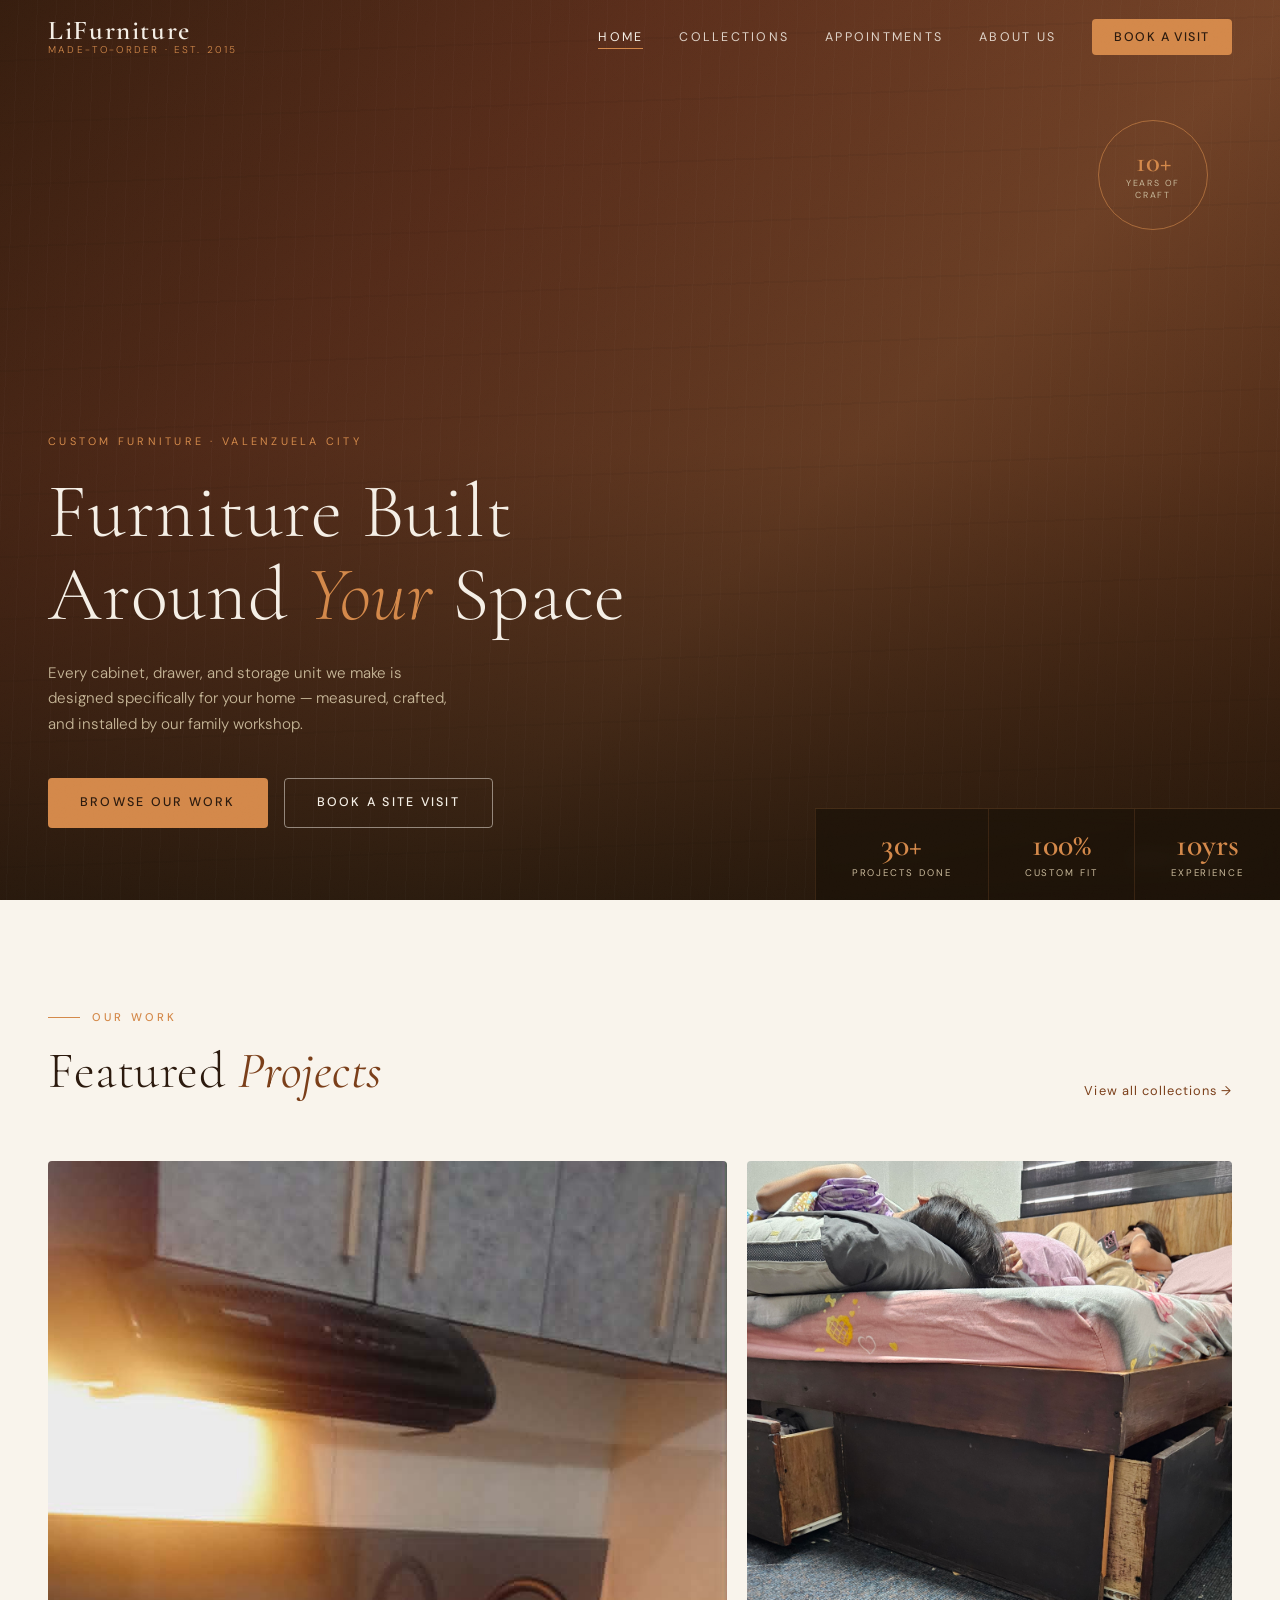
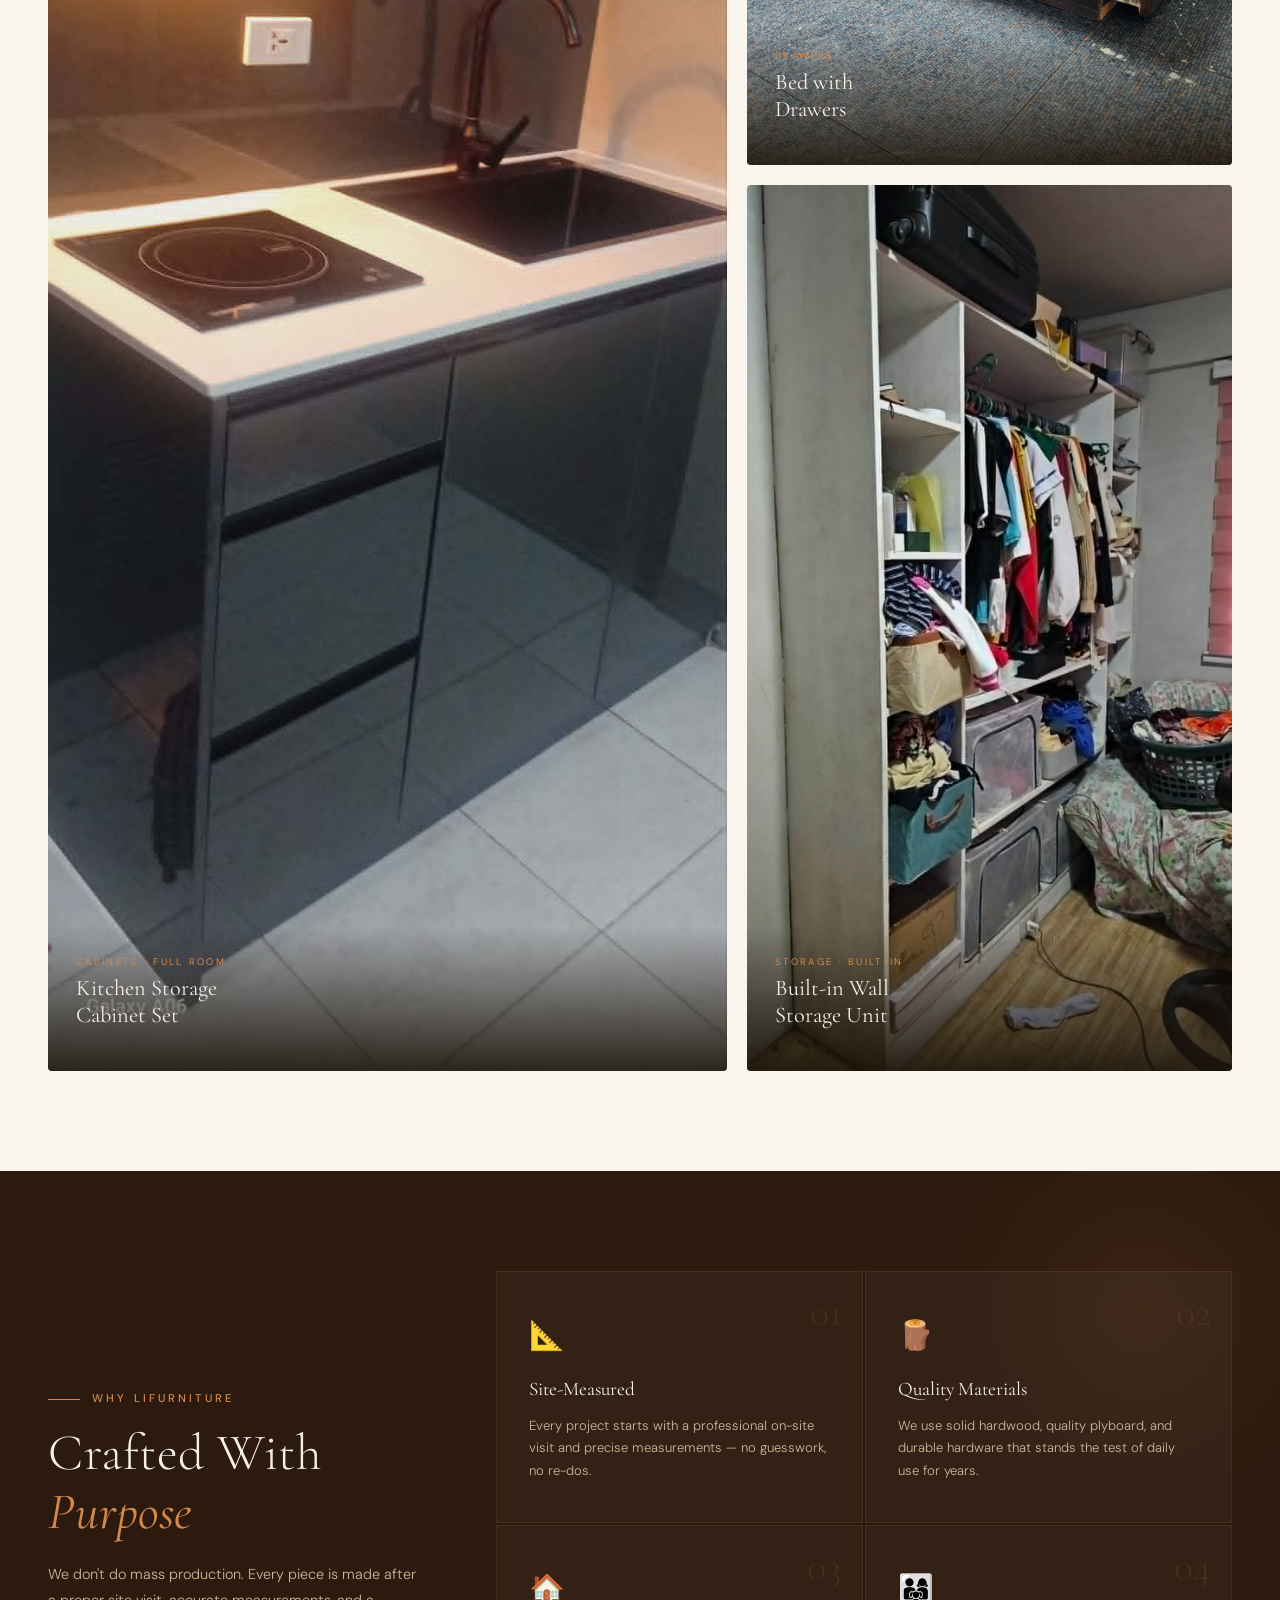
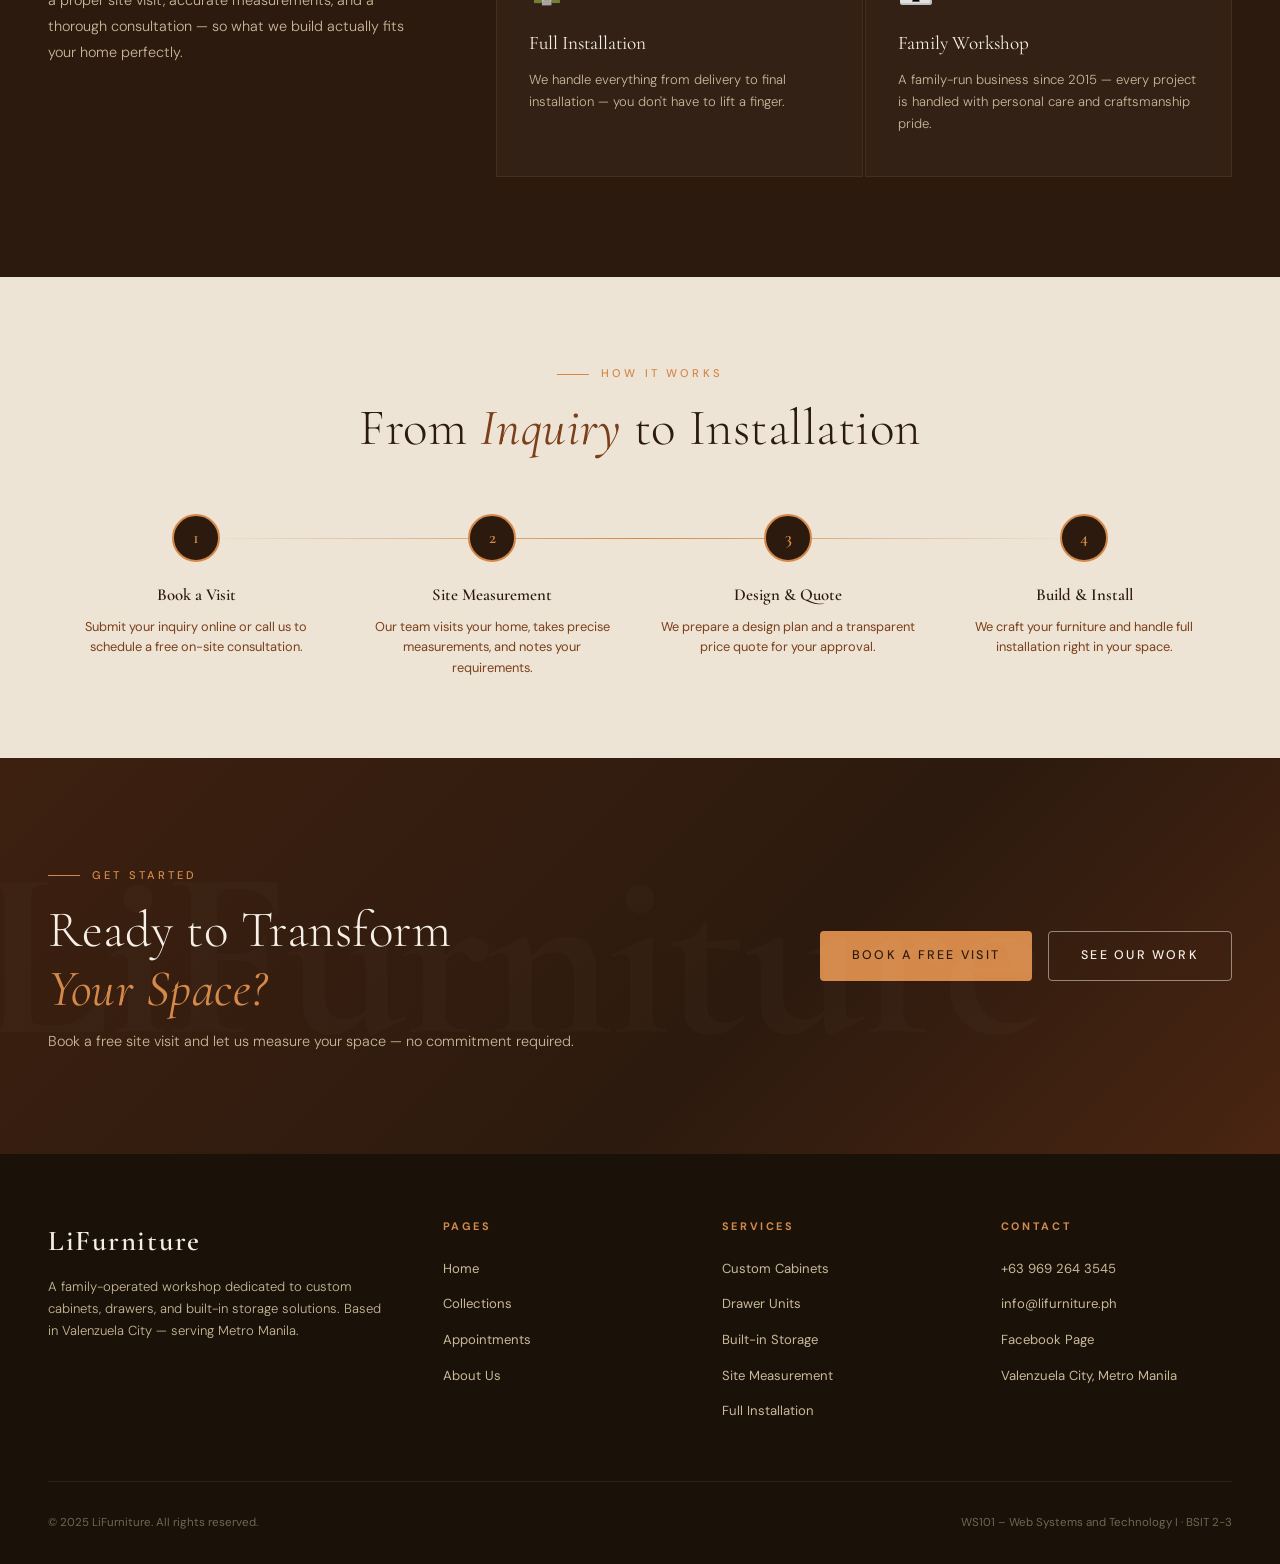
<file: index.html>
<!DOCTYPE html>
<html lang="en">
<head>
  <meta charset="UTF-8" />
  <meta name="viewport" content="width=device-width, initial-scale=1.0" />
  <title>LiFurniture – Custom Made-to-Order Furniture</title>
  <link rel="stylesheet" href="style.css" />
</head>
<body>

  <!-- ══════════════════════════════════════════════
       NAVIGATION
  ══════════════════════════════════════════════ -->
  <nav class="nav" id="mainNav">
    <a href="index.html" class="nav-logo">
      <span class="wordmark">LiFurniture</span>
      <span class="tagline">Made-to-Order · Est. 2015</span>
    </a>

    <ul class="nav-links" id="navLinks">
      <li><a href="index.html" class="active">Home</a></li>
      <li><a href="collections.html">Collections</a></li>
      <li><a href="appointments.html">Appointments</a></li>
      <li><a href="about.html">About Us</a></li>
      <li><a href="appointments.html" class="nav-cta">Book a Visit</a></li>
    </ul>

    <button class="nav-toggle" id="navToggle" aria-label="Toggle menu">
      <span></span><span></span><span></span>
    </button>
  </nav>

  <!-- ══════════════════════════════════════════════
       HERO
  ══════════════════════════════════════════════ -->
  <section class="hero">
    <div class="hero-bg"></div>

    <div class="hero-badge">
      <div class="badge-inner">
        <span class="badge-num">10+</span>
        <span class="badge-text">Years of<br>Craft</span>
      </div>
    </div>

    <div class="hero-content">
      <p class="hero-eyebrow">Custom Furniture · Valenzuela City</p>
      <h1 class="hero-title">
        Furniture Built<br>
        Around <em>Your</em> Space
      </h1>
      <p class="hero-sub">
        Every cabinet, drawer, and storage unit we make is designed specifically for your home — measured, crafted, and installed by our family workshop.
      </p>
      <div class="hero-actions">
        <a href="collections.html" class="btn btn-primary">Browse Our Work</a>
        <a href="appointments.html" class="btn btn-outline">Book a Site Visit</a>
      </div>
    </div>

    <div class="hero-stats">
      <div class="stat-item">
        <div class="stat-num">30+</div>
        <div class="stat-label">Projects Done</div>
      </div>
      <div class="stat-item">
        <div class="stat-num">100%</div>
        <div class="stat-label">Custom Fit</div>
      </div>
      <div class="stat-item">
        <div class="stat-num">10yrs</div>
        <div class="stat-label">Experience</div>
      </div>
    </div>

    <div class="hero-scroll">
      <div class="scroll-line"></div>
      <span>Scroll</span>
    </div>
  </section>

  <!-- ══════════════════════════════════════════════
       FEATURED PROJECTS
  ══════════════════════════════════════════════ -->
  <section class="featured">
    <div class="featured-header">
      <div>
        <span class="section-label">Our Work</span>
        <h2 class="section-title">Featured <em>Projects</em></h2>
      </div>
      <a href="collections.html" class="right">View all collections →</a>
    </div>

    <div class="projects-grid">
      <!-- Large featured card -->
      <div class="project-card" onclick="window.location='collections.html'">
        <img src="ac0e2aaa-6d4c-47e2-8f01-ba2731baf892.jpg" alt="Kitchen Storage Cabinet Set" height="300px"/>
        <div class="card-overlay">
          <p class="card-tag">Cabinets · Full Room</p>
          <h3 class="card-title">Kitchen Storage<br>Cabinet Set</h3>
          <p class="card-detail">Solid Acacia · Floor-to-ceiling · Valenzuela</p>
        </div>
      </div>

      <!-- Smaller cards -->
      <div class="project-card" onclick="window.location='collections.html'">
        <img src="20260515_171329.jpg" alt="Wardrobe Cabinet" />
        <div class="card-overlay">
          <p class="card-tag">Drawers</p>
          <h3 class="card-title">Bed with<br>Drawers</h3>
          <p class="card-detail">Narra Wood · 9-drawer unit</p>
        </div>
      </div>

      <div class="project-card" onclick="window.location='collections.html'">
        <img src="70354f5c-8db7-4c45-8dd9-b9d88ff8075f.jpg" alt=" Cabinet" />
        <div class="card-overlay">
          <p class="card-tag">Storage · Built-in</p>
          <h3 class="card-title">Built-in Wall<br>Storage Unit</h3>
          <p class="card-detail">Plywood + Veneer · Bedroom room</p>
        </div>
      </div>
    </div>
  </section>

  <!-- ══════════════════════════════════════════════
       WHY CHOOSE US
  ══════════════════════════════════════════════ -->
  <section class="why-us">
    <div class="why-grid">
      <div class="why-left">
        <span class="section-label" style="color: var(--honey);">Why LiFurniture</span>
        <h2 class="section-title" style="color: var(--cream);">
          Crafted With<br><em>Purpose</em>
        </h2>
        <p class="why-desc">
          We don't do mass production. Every piece is made after a proper site visit, accurate measurements, and a thorough consultation — so what we build actually fits your home perfectly.
        </p>
      </div>

      <div class="why-cards">
        <div class="why-card">
          <span class="card-num">01</span>
          <div class="why-icon">📐</div>
          <h3>Site-Measured</h3>
          <p>Every project starts with a professional on-site visit and precise measurements — no guesswork, no re-dos.</p>
        </div>
        <div class="why-card">
          <span class="card-num">02</span>
          <div class="why-icon">🪵</div>
          <h3>Quality Materials</h3>
          <p>We use solid hardwood, quality plyboard, and durable hardware that stands the test of daily use for years.</p>
        </div>
        <div class="why-card">
          <span class="card-num">03</span>
          <div class="why-icon">🏠</div>
          <h3>Full Installation</h3>
          <p>We handle everything from delivery to final installation — you don't have to lift a finger.</p>
        </div>
        <div class="why-card">
          <span class="card-num">04</span>
          <div class="why-icon">👨‍👩‍👧</div>
          <h3>Family Workshop</h3>
          <p>A family-run business since 2015 — every project is handled with personal care and craftsmanship pride.</p>
        </div>
      </div>
    </div>
  </section>

  <!-- ══════════════════════════════════════════════
       OUR PROCESS
  ══════════════════════════════════════════════ -->
  <section class="process">
    <div class="process-title">
      <span class="section-label" style="justify-content: center;">How It Works</span>
      <h2 class="section-title" style="text-align: center;">From <em>Inquiry</em> to Installation</h2>
    </div>
    <div class="process-steps">
      <div class="step">
        <div class="step-dot">1</div>
        <h4>Book a Visit</h4>
        <p>Submit your inquiry online or call us to schedule a free on-site consultation.</p>
      </div>
      <div class="step">
        <div class="step-dot">2</div>
        <h4>Site Measurement</h4>
        <p>Our team visits your home, takes precise measurements, and notes your requirements.</p>
      </div>
      <div class="step">
        <div class="step-dot">3</div>
        <h4>Design & Quote</h4>
        <p>We prepare a design plan and a transparent price quote for your approval.</p>
      </div>
      <div class="step">
        <div class="step-dot">4</div>
        <h4>Build & Install</h4>
        <p>We craft your furniture and handle full installation right in your space.</p>
      </div>
    </div>
  </section>

  <!-- ══════════════════════════════════════════════
       CTA BANNER
  ══════════════════════════════════════════════ -->
  <section class="cta-banner">
    <div class="cta-text">
      <span class="section-label">Get Started</span>
      <h2 class="section-title" style="color: var(--cream);">
        Ready to Transform<br><em>Your Space?</em>
      </h2>
      <p class="cta-sub">Book a free site visit and let us measure your space — no commitment required.</p>
    </div>
    <div style="display: flex; gap: 16px; flex-wrap: wrap;">
      <a href="appointments.html" class="btn btn-primary">Book a Free Visit</a>
      <a href="collections.html" class="btn btn-outline">See Our Work</a>
    </div>
  </section>

  <!-- ══════════════════════════════════════════════
       FOOTER
  ══════════════════════════════════════════════ -->
  <footer class="footer">
    <div class="footer-top">
      <div class="footer-brand">
        <div class="wordmark">LiFurniture</div>
        <p>A family-operated workshop dedicated to custom cabinets, drawers, and built-in storage solutions. Based in Valenzuela City — serving Metro Manila.</p>
      </div>
      <div class="footer-col">
        <h4>Pages</h4>
        <ul>
          <li><a href="index.html">Home</a></li>
          <li><a href="collections.html">Collections</a></li>
          <li><a href="appointments.html">Appointments</a></li>
          <li><a href="about.html">About Us</a></li>
        </ul>
      </div>
      <div class="footer-col">
        <h4>Services</h4>
        <ul>
          <li><a href="#">Custom Cabinets</a></li>
          <li><a href="#">Drawer Units</a></li>
          <li><a href="#">Built-in Storage</a></li>
          <li><a href="#">Site Measurement</a></li>
          <li><a href="#">Full Installation</a></li>
        </ul>
      </div>
      <div class="footer-col">
        <h4>Contact</h4>
        <ul>
          <li><a href="tel:+639692643545">+63 969 264 3545</a></li>
          <li><a href="mailto:info@lifurniture.ph">info@lifurniture.ph</a></li>
          <li><a href="#">Facebook Page</a></li>
          <li><a href="#">Valenzuela City, Metro Manila</a></li>
        </ul>
      </div>
    </div>
    <div class="footer-bottom">
      <span>© 2025 LiFurniture. All rights reserved.</span>
      <span>WS101 – Web Systems and Technology I · BSIT 2-3</span>
    </div>
  </footer>

  <script>
    // ── Navbar scroll effect ──
    const nav = document.getElementById('mainNav');
    window.addEventListener('scroll', () => {
      nav.classList.toggle('scrolled', window.scrollY > 40);
    });
    nav.classList.toggle('scrolled', window.scrollY > 40);

    // ── Mobile toggle ──
    document.getElementById('navToggle').addEventListener('click', () => {
      document.getElementById('navLinks').classList.toggle('open');
    });
  </script>
</body>
</html>
</file>
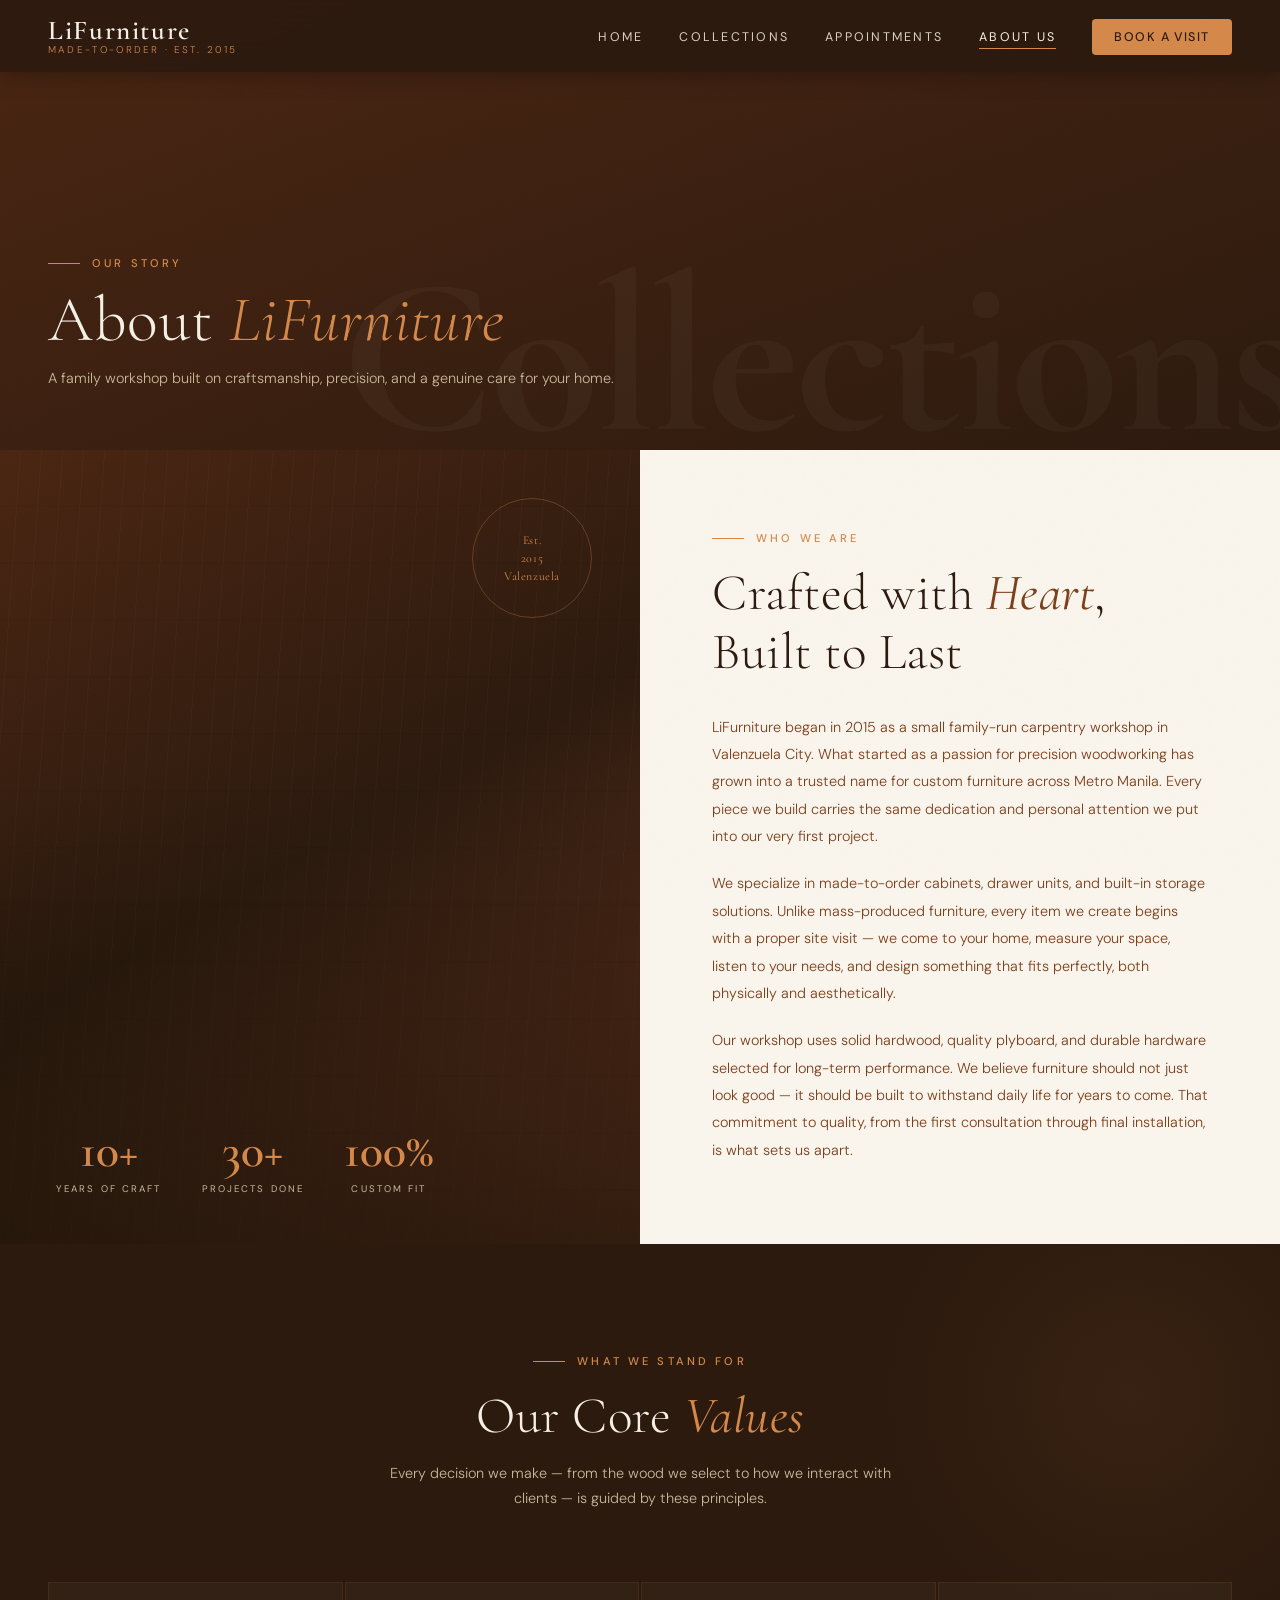
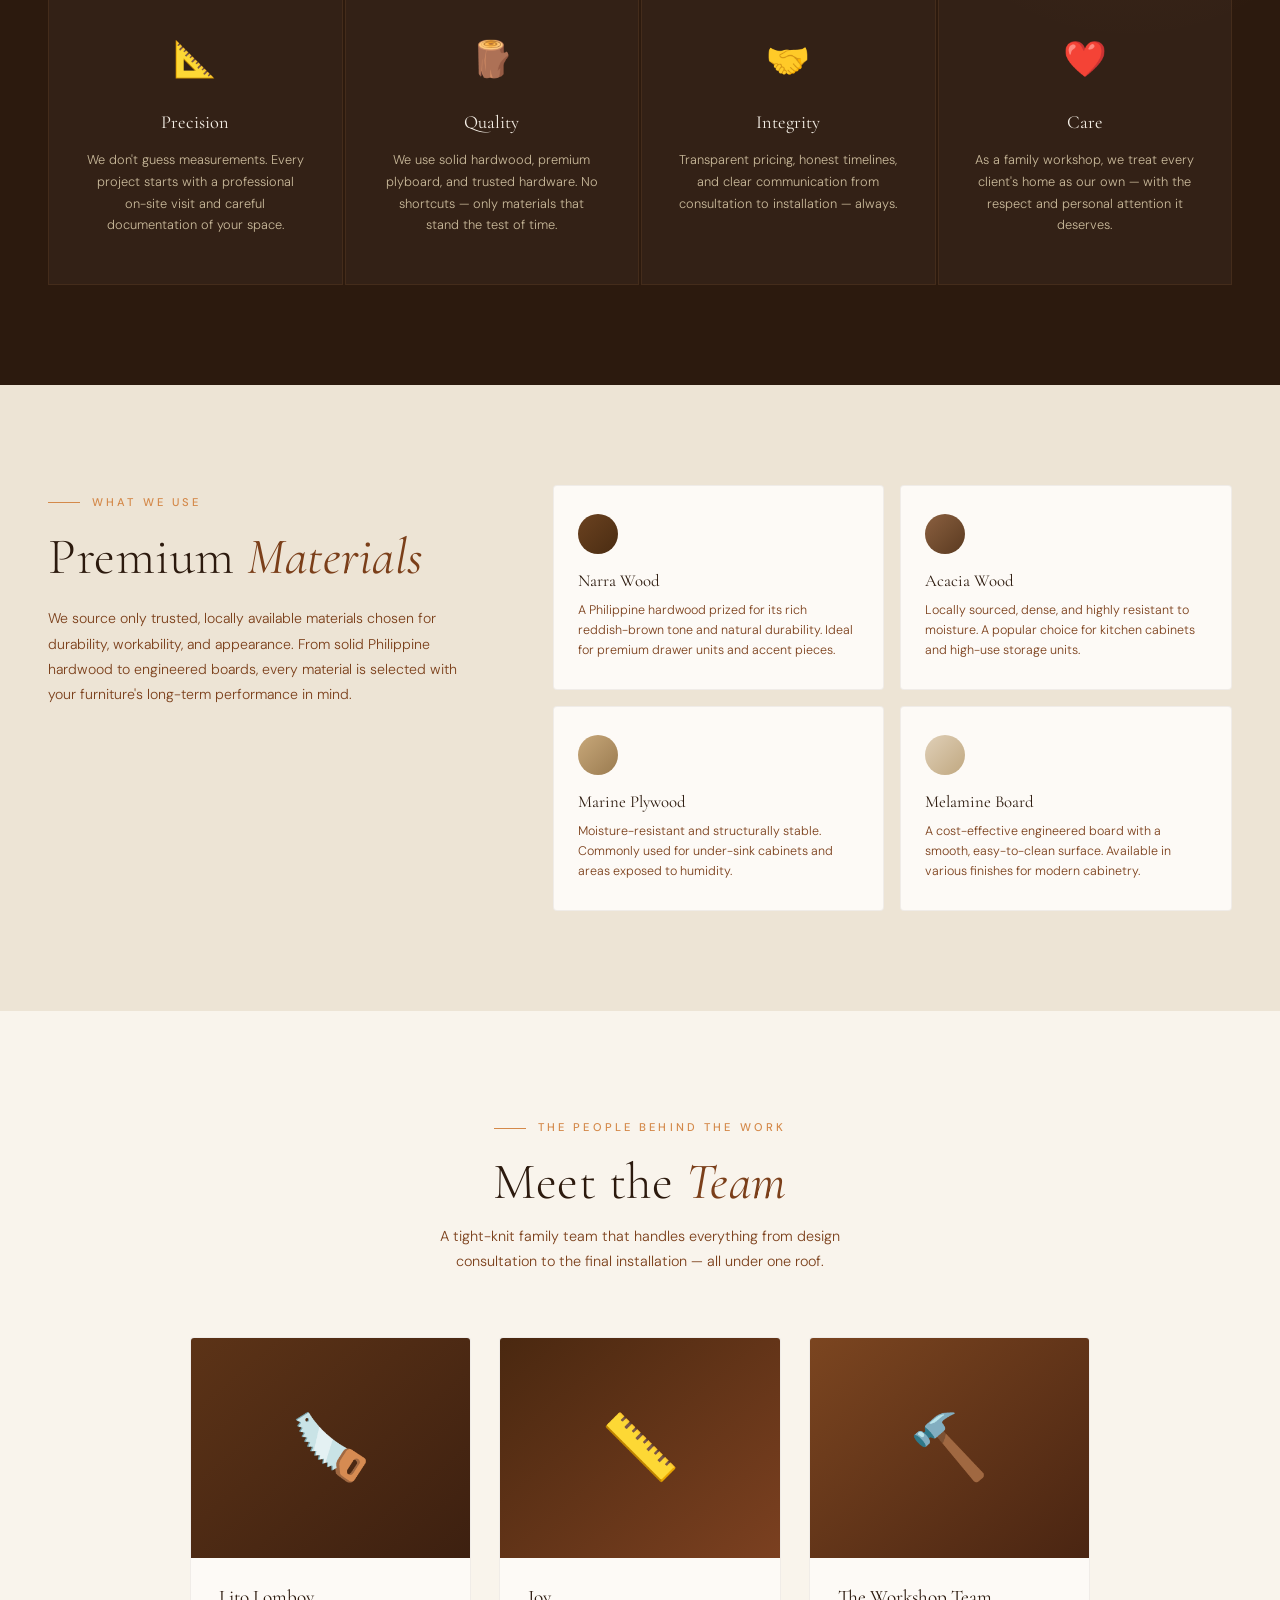
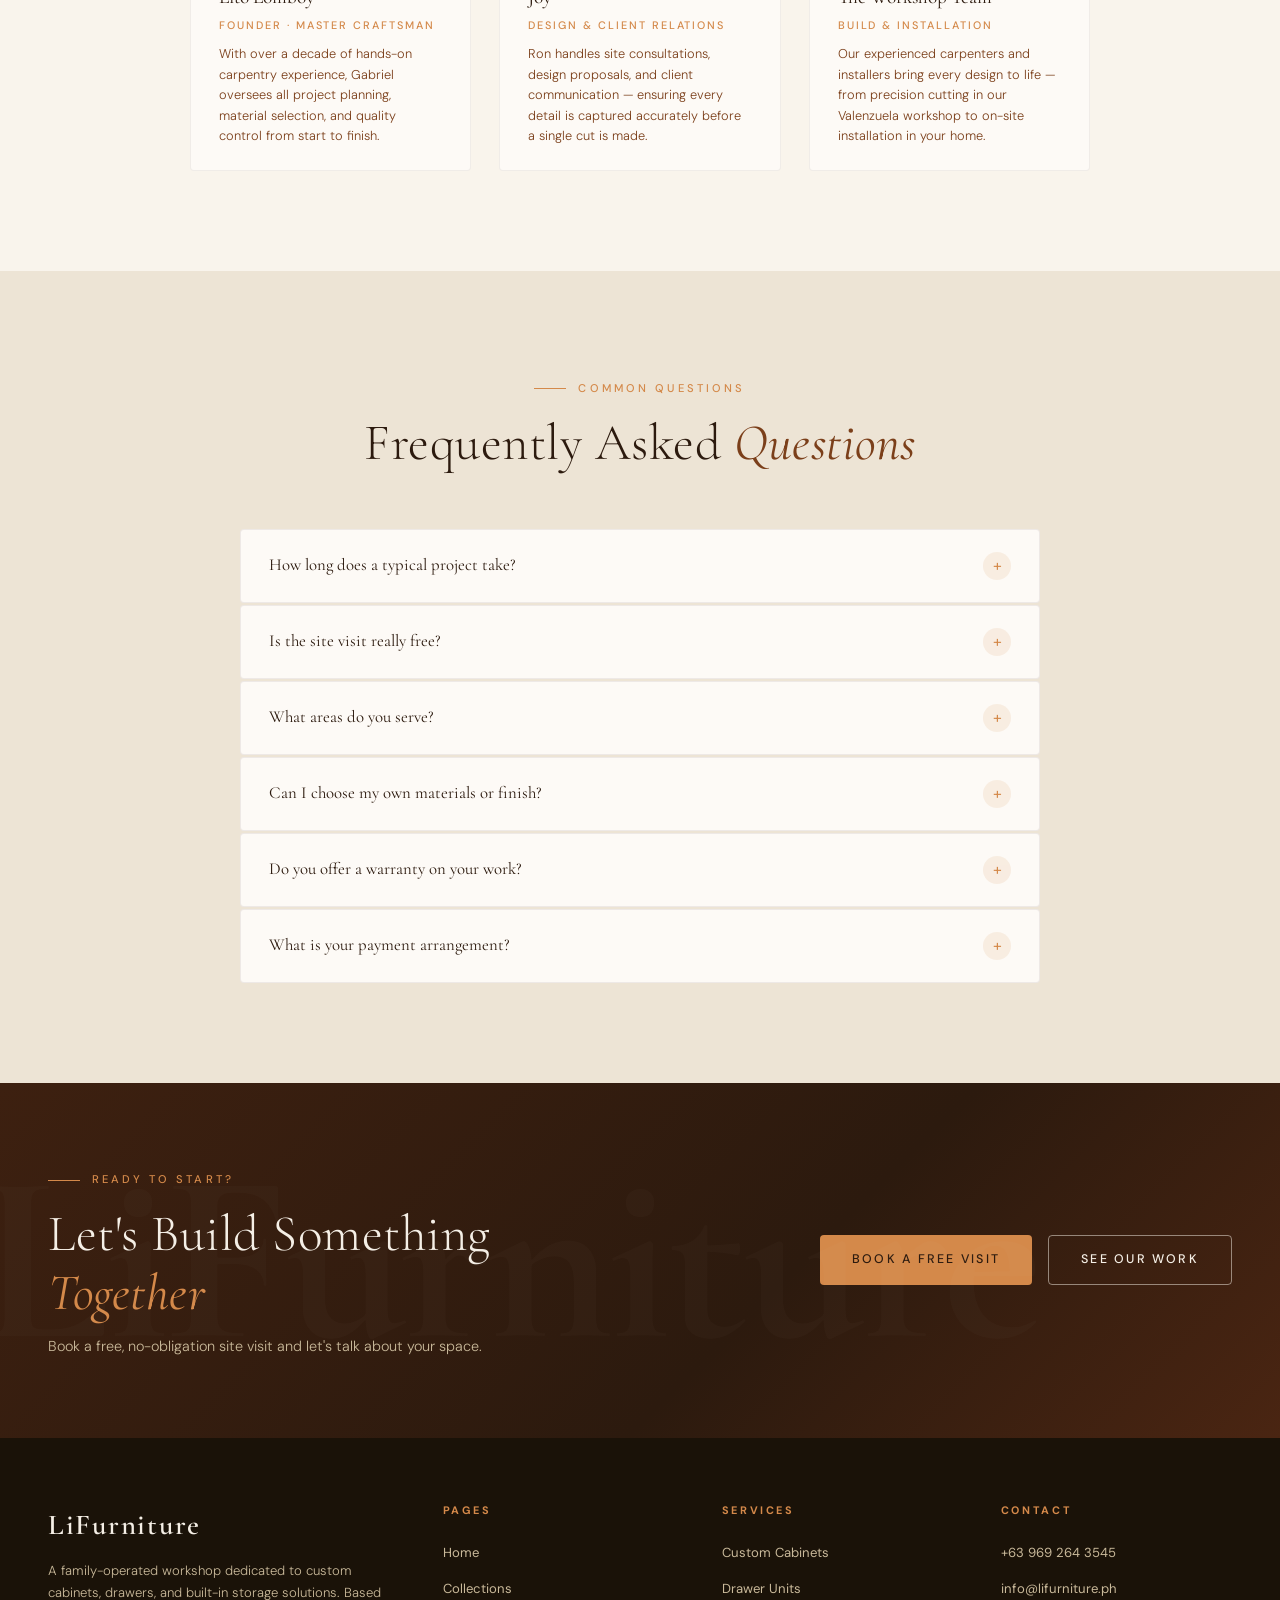
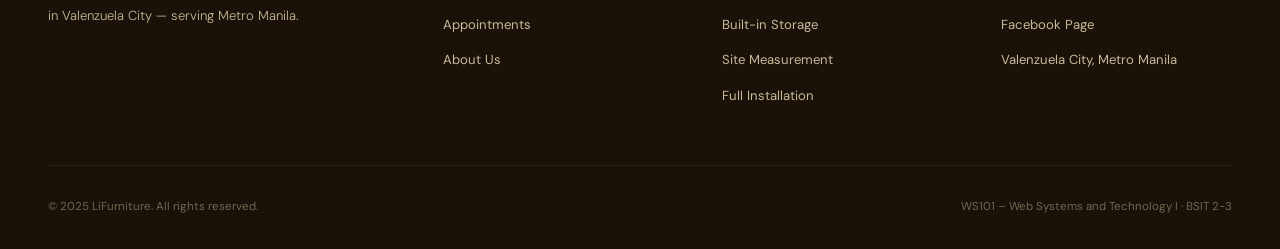
<file: about.html>
<!DOCTYPE html>
<html lang="en">
<head>
  <meta charset="UTF-8" />
  <meta name="viewport" content="width=device-width, initial-scale=1.0" />
  <title>About Us – LiFurniture</title>
  <link rel="stylesheet" href="style.css" />
  <style>
    /* ── About page-specific styles ── */

    /* ── Story Section ── */
    .about-story {
      display: grid;
      grid-template-columns: 1fr 1fr;
      gap: 0;
      min-height: 540px;
    }

    .story-visual {
      background: linear-gradient(150deg, #4A2512 0%, #2C1A0E 50%, #6B3520 100%);
      position: relative;
      overflow: hidden;
      min-height: 460px;
    }

    /* Wood grain texture on visual panel */
    .story-visual::after {
      content: '';
      position: absolute;
      inset: 0;
      background-image: repeating-linear-gradient(
        94deg,
        transparent 0px, transparent 20px,
        rgba(255,255,255,0.018) 20px, rgba(255,255,255,0.018) 21px
      ),
      repeating-linear-gradient(
        180deg,
        transparent 0px, transparent 55px,
        rgba(0,0,0,0.04) 55px, rgba(0,0,0,0.04) 57px
      );
      pointer-events: none;
    }

    .story-visual-inner {
      position: absolute;
      inset: 0;
      display: flex;
      flex-direction: column;
      justify-content: flex-end;
      padding: 48px 56px;
      z-index: 1;
      background: linear-gradient(to top, rgba(26,18,8,0.7) 0%, transparent 60%);
    }

    .story-stat-row {
      display: flex;
      gap: 40px;
    }

    .story-stat {
      text-align: center;
    }

    .story-stat .num {
      font-family: var(--font-display);
      font-size: 3rem;
      font-weight: 600;
      color: var(--honey);
      line-height: 1;
    }

    .story-stat .label {
      font-size: 0.6rem;
      letter-spacing: 0.22em;
      text-transform: uppercase;
      color: var(--mist);
      margin-top: 6px;
    }

    /* Decorative ring */
    .story-ring {
      position: absolute;
      top: 48px; right: 48px;
      width: 120px; height: 120px;
      border: 1px solid rgba(212,137,74,0.3);
      border-radius: 50%;
      display: flex; align-items: center; justify-content: center;
      text-align: center;
      z-index: 2;
    }

    .story-ring span {
      font-family: var(--font-display);
      font-size: 0.75rem;
      font-weight: 400;
      color: var(--honey);
      line-height: 1.5;
      letter-spacing: 0.05em;
    }

    .story-text {
      background: var(--parchment);
      padding: 80px 72px;
      display: flex;
      flex-direction: column;
      justify-content: center;
    }

    .story-text p {
      font-size: 0.9rem;
      color: var(--cedar);
      line-height: 1.9;
      font-weight: 300;
      margin-bottom: 20px;
    }

    .story-text p:last-child { margin-bottom: 0; }

    /* ── Mission / Values ── */
    .values-section {
      background: var(--walnut);
      padding: 100px 48px;
      position: relative;
      overflow: hidden;
    }

    .values-section::before {
      content: '';
      position: absolute;
      top: -100px; right: -100px;
      width: 500px; height: 500px;
      border-radius: 50%;
      background: radial-gradient(circle, rgba(212,137,74,0.07) 0%, transparent 70%);
    }

    .values-header {
      text-align: center;
      margin-bottom: 72px;
    }

    .values-header .section-title { color: var(--cream); }
    .values-header .section-title em { color: var(--honey); }

    .values-header p {
      font-size: 0.9rem;
      color: var(--mist);
      margin-top: 16px;
      font-weight: 300;
      max-width: 520px;
      margin-left: auto;
      margin-right: auto;
      line-height: 1.7;
    }

    .values-grid {
      display: grid;
      grid-template-columns: repeat(4, 1fr);
      gap: 2px;
    }

    .value-card {
      padding: 48px 36px;
      background: rgba(255,255,255,0.03);
      border: 1px solid rgba(212,137,74,0.1);
      transition: background var(--transition);
      text-align: center;
    }

    .value-card:hover { background: rgba(212,137,74,0.07); }

    .value-icon {
      font-size: 2.2rem;
      margin-bottom: 20px;
    }

    .value-card h3 {
      font-family: var(--font-display);
      font-size: 1.15rem;
      font-weight: 400;
      color: var(--cream);
      margin-bottom: 12px;
    }

    .value-card p {
      font-size: 0.8rem;
      color: var(--mist);
      line-height: 1.7;
      font-weight: 300;
    }

    /* ── Materials ── */
    .materials-section {
      background: var(--linen);
      padding: 100px 48px;
    }

    .materials-inner {
      display: grid;
      grid-template-columns: 1fr 1.6fr;
      gap: 80px;
      align-items: start;
    }

    .materials-left .section-title { margin-bottom: 20px; }

    .materials-left p {
      font-size: 0.88rem;
      color: var(--cedar);
      line-height: 1.8;
      font-weight: 300;
    }

    .materials-grid {
      display: grid;
      grid-template-columns: 1fr 1fr;
      gap: 16px;
    }

    .material-card {
      background: var(--white);
      border-radius: var(--radius);
      padding: 28px 24px;
      border: 1px solid rgba(44,26,14,0.06);
      transition: transform var(--transition), box-shadow var(--transition);
    }

    .material-card:hover {
      transform: translateY(-3px);
      box-shadow: 0 12px 32px rgba(44,26,14,0.09);
    }

    .material-swatch {
      width: 40px; height: 40px;
      border-radius: 50%;
      margin-bottom: 14px;
    }

    .material-card h4 {
      font-family: var(--font-display);
      font-size: 1.05rem;
      font-weight: 400;
      color: var(--walnut);
      margin-bottom: 6px;
    }

    .material-card p {
      font-size: 0.78rem;
      color: var(--cedar);
      line-height: 1.6;
      font-weight: 300;
    }

    /* ── Team ── */
    .team-section {
      background: var(--parchment);
      padding: 100px 48px;
    }

    .team-header {
      text-align: center;
      margin-bottom: 64px;
    }

    .team-header p {
      font-size: 0.9rem;
      color: var(--cedar);
      margin-top: 12px;
      font-weight: 300;
      max-width: 480px;
      margin-left: auto; margin-right: auto;
      line-height: 1.7;
    }

    .team-grid {
      display: grid;
      grid-template-columns: repeat(3, 1fr);
      gap: 28px;
      max-width: 900px;
      margin: 0 auto;
    }

    .team-card {
      background: var(--white);
      border-radius: var(--radius);
      overflow: hidden;
      border: 1px solid rgba(44,26,14,0.06);
      transition: transform var(--transition), box-shadow var(--transition);
    }

    .team-card:hover {
      transform: translateY(-4px);
      box-shadow: 0 16px 40px rgba(44,26,14,0.1);
    }

    .team-avatar {
      height: 220px;
      display: flex;
      align-items: center;
      justify-content: center;
      font-size: 4rem;
      position: relative;
    }

    .team-card:nth-child(1) .team-avatar { background: linear-gradient(140deg, #5C3317 0%, #3D2010 100%); }
    .team-card:nth-child(2) .team-avatar { background: linear-gradient(140deg, #4A2810 0%, #7B4020 100%); }
    .team-card:nth-child(3) .team-avatar { background: linear-gradient(140deg, #7B4520 0%, #4A2512 100%); }

    .team-info {
      padding: 24px 28px;
    }

    .team-info h3 {
      font-family: var(--font-display);
      font-size: 1.2rem;
      font-weight: 400;
      color: var(--walnut);
      margin-bottom: 4px;
    }

    .team-info .role {
      font-size: 0.68rem;
      letter-spacing: 0.18em;
      text-transform: uppercase;
      color: var(--honey);
      margin-bottom: 10px;
      font-weight: 500;
    }

    .team-info p {
      font-size: 0.8rem;
      color: var(--cedar);
      line-height: 1.6;
      font-weight: 300;
    }

    /* ── FAQ ── */
    .faq-section {
      background: var(--linen);
      padding: 100px 48px;
    }

    .faq-inner {
      max-width: 800px;
      margin: 0 auto;
    }

    .faq-header {
      text-align: center;
      margin-bottom: 56px;
    }

    .faq-list {
      display: flex;
      flex-direction: column;
      gap: 2px;
    }

    .faq-item {
      background: var(--white);
      border: 1px solid rgba(44,26,14,0.07);
      border-radius: var(--radius);
      overflow: hidden;
    }

    .faq-question {
      display: flex;
      justify-content: space-between;
      align-items: center;
      padding: 22px 28px;
      cursor: pointer;
      user-select: none;
      transition: background var(--transition);
    }

    .faq-question:hover { background: var(--parchment); }

    .faq-question h4 {
      font-family: var(--font-display);
      font-size: 1.05rem;
      font-weight: 400;
      color: var(--walnut);
    }

    .faq-toggle {
      width: 28px; height: 28px;
      border-radius: 50%;
      background: rgba(212,137,74,0.12);
      display: flex; align-items: center; justify-content: center;
      font-size: 1rem;
      color: var(--honey);
      flex-shrink: 0;
      transition: transform var(--transition), background var(--transition);
    }

    .faq-item.open .faq-toggle {
      transform: rotate(45deg);
      background: var(--honey);
      color: var(--walnut);
    }

    .faq-answer {
      max-height: 0;
      overflow: hidden;
      transition: max-height 0.4s ease, padding 0.3s ease;
      padding: 0 28px;
    }

    .faq-item.open .faq-answer {
      max-height: 300px;
      padding: 0 28px 22px;
    }

    .faq-answer p {
      font-size: 0.85rem;
      color: var(--cedar);
      line-height: 1.8;
      font-weight: 300;
    }

    /* ── Responsive ── */
    @media (max-width: 1024px) {
      .about-story { grid-template-columns: 1fr; }
      .story-text { padding: 64px 48px; }
      .values-grid { grid-template-columns: 1fr 1fr; }
      .materials-inner { grid-template-columns: 1fr; gap: 48px; }
      .team-grid { grid-template-columns: 1fr 1fr; max-width: 640px; }
    }

    @media (max-width: 768px) {
      .about-story { grid-template-columns: 1fr; }
      .story-text { padding: 56px 24px; }
      .values-section,
      .materials-section,
      .team-section,
      .faq-section { padding: 64px 24px; }
      .values-grid { grid-template-columns: 1fr; }
      .materials-grid { grid-template-columns: 1fr; }
      .team-grid { grid-template-columns: 1fr; max-width: 380px; }
      .story-ring { display: none; }
    }
  </style>
</head>
<body>

  <!-- ══════════════════════════════════════════════
       NAVIGATION
  ══════════════════════════════════════════════ -->
  <nav class="nav scrolled" id="mainNav">
    <a href="index.html" class="nav-logo">
      <span class="wordmark">LiFurniture</span>
      <span class="tagline">Made-to-Order · Est. 2015</span>
    </a>

    <ul class="nav-links" id="navLinks">
      <li><a href="index.html">Home</a></li>
      <li><a href="collections.html">Collections</a></li>
      <li><a href="appointments.html">Appointments</a></li>
      <li><a href="about.html" class="active">About Us</a></li>
      <li><a href="appointments.html" class="nav-cta">Book a Visit</a></li>
    </ul>

    <button class="nav-toggle" id="navToggle" aria-label="Toggle menu">
      <span></span><span></span><span></span>
    </button>
  </nav>

  <!-- ══════════════════════════════════════════════
       PAGE HERO
  ══════════════════════════════════════════════ -->
  <section class="page-hero" style="padding-top: var(--nav-h);">
    <div class="page-hero-content">
      <span class="section-label" style="color: var(--honey); margin-bottom: 12px;">Our Story</span>
      <h1 class="page-hero-title">About <em>LiFurniture</em></h1>
      <p class="page-hero-sub">A family workshop built on craftsmanship, precision, and a genuine care for your home.</p>
    </div>
  </section>

  <!-- ══════════════════════════════════════════════
       STORY SECTION
  ══════════════════════════════════════════════ -->
  <div class="about-story">

    <!-- Visual / Stats panel -->
    <div class="story-visual">
      <div class="story-ring">
        <span>Est.<br>2015<br>Valenzuela</span>
      </div>
      <div class="story-visual-inner">
        <div class="story-stat-row">
          <div class="story-stat">
            <div class="num">10+</div>
            <div class="label">Years of Craft</div>
          </div>
          <div class="story-stat">
            <div class="num">30+</div>
            <div class="label">Projects Done</div>
          </div>
          <div class="story-stat">
            <div class="num">100%</div>
            <div class="label">Custom Fit</div>
          </div>
        </div>
      </div>
    </div>

    <!-- Text panel -->
    <div class="story-text">
      <span class="section-label">Who We Are</span>
      <h2 class="section-title" style="margin-bottom: 32px;">Crafted with <em>Heart</em>,<br>Built to Last</h2>
      <p>
        LiFurniture began in 2015 as a small family-run carpentry workshop in Valenzuela City. What started as a passion for precision woodworking has grown into a trusted name for custom furniture across Metro Manila. Every piece we build carries the same dedication and personal attention we put into our very first project.
      </p>
      <p>
        We specialize in made-to-order cabinets, drawer units, and built-in storage solutions. Unlike mass-produced furniture, every item we create begins with a proper site visit — we come to your home, measure your space, listen to your needs, and design something that fits perfectly, both physically and aesthetically.
      </p>
      <p>
        Our workshop uses solid hardwood, quality plyboard, and durable hardware selected for long-term performance. We believe furniture should not just look good — it should be built to withstand daily life for years to come. That commitment to quality, from the first consultation through final installation, is what sets us apart.
      </p>
    </div>
  </div>

  <!-- ══════════════════════════════════════════════
       VALUES / MISSION
  ══════════════════════════════════════════════ -->
  <section class="values-section">
    <div class="values-header">
      <span class="section-label" style="justify-content: center; color: var(--honey);">What We Stand For</span>
      <h2 class="section-title">Our Core <em>Values</em></h2>
      <p>Every decision we make — from the wood we select to how we interact with clients — is guided by these principles.</p>
    </div>

    <div class="values-grid">
      <div class="value-card">
        <div class="value-icon">📐</div>
        <h3>Precision</h3>
        <p>We don't guess measurements. Every project starts with a professional on-site visit and careful documentation of your space.</p>
      </div>
      <div class="value-card">
        <div class="value-icon">🪵</div>
        <h3>Quality</h3>
        <p>We use solid hardwood, premium plyboard, and trusted hardware. No shortcuts — only materials that stand the test of time.</p>
      </div>
      <div class="value-card">
        <div class="value-icon">🤝</div>
        <h3>Integrity</h3>
        <p>Transparent pricing, honest timelines, and clear communication from consultation to installation — always.</p>
      </div>
      <div class="value-card">
        <div class="value-icon">❤️</div>
        <h3>Care</h3>
        <p>As a family workshop, we treat every client's home as our own — with the respect and personal attention it deserves.</p>
      </div>
    </div>
  </section>

  <!-- ══════════════════════════════════════════════
       MATERIALS
  ══════════════════════════════════════════════ -->
  <section class="materials-section">
    <div class="materials-inner">
      <div class="materials-left">
        <span class="section-label">What We Use</span>
        <h2 class="section-title">Premium <em>Materials</em></h2>
        <p>
          We source only trusted, locally available materials chosen for durability, workability, and appearance. From solid Philippine hardwood to engineered boards, every material is selected with your furniture's long-term performance in mind.
        </p>
      </div>

      <div class="materials-grid">
        <div class="material-card">
          <div class="material-swatch" style="background: linear-gradient(135deg, #6B4220 0%, #4A2C12 100%);"></div>
          <h4>Narra Wood</h4>
          <p>A Philippine hardwood prized for its rich reddish-brown tone and natural durability. Ideal for premium drawer units and accent pieces.</p>
        </div>
        <div class="material-card">
          <div class="material-swatch" style="background: linear-gradient(135deg, #8B6040 0%, #5A3A20 100%);"></div>
          <h4>Acacia Wood</h4>
          <p>Locally sourced, dense, and highly resistant to moisture. A popular choice for kitchen cabinets and high-use storage units.</p>
        </div>
        <div class="material-card">
          <div class="material-swatch" style="background: linear-gradient(135deg, #C8A87A 0%, #9A7B50 100%);"></div>
          <h4>Marine Plywood</h4>
          <p>Moisture-resistant and structurally stable. Commonly used for under-sink cabinets and areas exposed to humidity.</p>
        </div>
        <div class="material-card">
          <div class="material-swatch" style="background: linear-gradient(135deg, #E0D0B8 0%, #C0A880 100%);"></div>
          <h4>Melamine Board</h4>
          <p>A cost-effective engineered board with a smooth, easy-to-clean surface. Available in various finishes for modern cabinetry.</p>
        </div>
      </div>
    </div>
  </section>

  <!-- ══════════════════════════════════════════════
       TEAM
  ══════════════════════════════════════════════ -->
  <section class="team-section">
    <div class="team-header">
      <span class="section-label" style="justify-content: center;">The People Behind the Work</span>
      <h2 class="section-title">Meet the <em>Team</em></h2>
      <p>A tight-knit family team that handles everything from design consultation to the final installation — all under one roof.</p>
    </div>

    <div class="team-grid">
      <div class="team-card">
        <div class="team-avatar">🪚</div>
        <div class="team-info">
          <h3>Lito Lomboy</h3>
          <p class="role">Founder · Master Craftsman</p>
          <p>With over a decade of hands-on carpentry experience, Gabriel oversees all project planning, material selection, and quality control from start to finish.</p>
        </div>
      </div>
      <div class="team-card">
        <div class="team-avatar">📏</div>
        <div class="team-info">
          <h3>Joy</h3>
          <p class="role">Design & Client Relations</p>
          <p>Ron handles site consultations, design proposals, and client communication — ensuring every detail is captured accurately before a single cut is made.</p>
        </div>
      </div>
      <div class="team-card">
        <div class="team-avatar">🔨</div>
        <div class="team-info">
          <h3>The Workshop Team</h3>
          <p class="role">Build & Installation</p>
          <p>Our experienced carpenters and installers bring every design to life — from precision cutting in our Valenzuela workshop to on-site installation in your home.</p>
        </div>
      </div>
    </div>
  </section>

  <!-- ══════════════════════════════════════════════
       FAQ
  ══════════════════════════════════════════════ -->
  <section class="faq-section">
    <div class="faq-inner">
      <div class="faq-header">
        <span class="section-label" style="justify-content: center;">Common Questions</span>
        <h2 class="section-title">Frequently Asked <em>Questions</em></h2>
      </div>

      <div class="faq-list">

        <div class="faq-item">
          <div class="faq-question">
            <h4>How long does a typical project take?</h4>
            <span class="faq-toggle">+</span>
          </div>
          <div class="faq-answer">
            <p>Project timelines vary depending on complexity and materials. A standard cabinet unit typically takes 2–3 weeks from design approval to installation. Larger or more complex projects (such as full kitchen sets or multi-room builds) may take 4–6 weeks. We'll give you an accurate timeline after the site visit.</p>
          </div>
        </div>

        <div class="faq-item">
          <div class="faq-question">
            <h4>Is the site visit really free?</h4>
            <span class="faq-toggle">+</span>
          </div>
          <div class="faq-answer">
            <p>Yes, absolutely. The initial consultation and site visit — including measurements and a preliminary design discussion — are completely free of charge with no obligation to proceed. We only begin charging once you formally approve the design and quote.</p>
          </div>
        </div>

        <div class="faq-item">
          <div class="faq-question">
            <h4>What areas do you serve?</h4>
            <span class="faq-toggle">+</span>
          </div>
          <div class="faq-answer">
            <p>Our workshop is based in Valenzuela City, and we serve all areas within Metro Manila including Quezon City, Caloocan, Malabon, Navotas, and surrounding cities. For areas outside Metro Manila, please reach out to us directly and we'll see what we can arrange.</p>
          </div>
        </div>

        <div class="faq-item">
          <div class="faq-question">
            <h4>Can I choose my own materials or finish?</h4>
            <span class="faq-toggle">+</span>
          </div>
          <div class="faq-answer">
            <p>Definitely. Part of our consultation process is discussing your material preferences, color or finish options, and hardware choices. We'll present you with samples and guide you toward the best options for your budget and space.</p>
          </div>
        </div>

        <div class="faq-item">
          <div class="faq-question">
            <h4>Do you offer a warranty on your work?</h4>
            <span class="faq-toggle">+</span>
          </div>
          <div class="faq-answer">
            <p>Yes. We stand behind the quality of our craftsmanship. All our completed installations come with a workmanship warranty covering structural issues and installation defects. Details are included in your project agreement. We're always available for after-service support as well.</p>
          </div>
        </div>

        <div class="faq-item">
          <div class="faq-question">
            <h4>What is your payment arrangement?</h4>
            <span class="faq-toggle">+</span>
          </div>
          <div class="faq-answer">
            <p>We typically work on a milestone-based payment structure: a downpayment upon project approval, a progress payment when production begins, and the final balance upon installation completion. Full payment terms are discussed and agreed upon before any work begins.</p>
          </div>
        </div>

      </div>
    </div>
  </section>

  <!-- ══════════════════════════════════════════════
       CTA BANNER
  ══════════════════════════════════════════════ -->
  <section class="cta-banner" style="padding: 80px 48px;">
    <div class="cta-text">
      <span class="section-label">Ready to Start?</span>
      <h2 class="section-title" style="color: var(--cream);">
        Let's Build Something<br><em>Together</em>
      </h2>
      <p class="cta-sub">Book a free, no-obligation site visit and let's talk about your space.</p>
    </div>
    <div style="display: flex; gap: 16px; flex-wrap: wrap;">
      <a href="appointments.html" class="btn btn-primary">Book a Free Visit</a>
      <a href="collections.html" class="btn btn-outline">See Our Work</a>
    </div>
  </section>

  <!-- ══════════════════════════════════════════════
       FOOTER
  ══════════════════════════════════════════════ -->
  <footer class="footer">
    <div class="footer-top">
      <div class="footer-brand">
        <div class="wordmark">LiFurniture</div>
        <p>A family-operated workshop dedicated to custom cabinets, drawers, and built-in storage solutions. Based in Valenzuela City — serving Metro Manila.</p>
      </div>
      <div class="footer-col">
        <h4>Pages</h4>
        <ul>
          <li><a href="index.html">Home</a></li>
          <li><a href="collections.html">Collections</a></li>
          <li><a href="appointments.html">Appointments</a></li>
          <li><a href="about.html">About Us</a></li>
        </ul>
      </div>
      <div class="footer-col">
        <h4>Services</h4>
        <ul>
          <li><a href="#">Custom Cabinets</a></li>
          <li><a href="#">Drawer Units</a></li>
          <li><a href="#">Built-in Storage</a></li>
          <li><a href="#">Site Measurement</a></li>
          <li><a href="#">Full Installation</a></li>
        </ul>
      </div>
      <div class="footer-col">
        <h4>Contact</h4>
        <ul>
          <li><a href="tel:+639692643545">+63 969 264 3545</a></li>
          <li><a href="mailto:info@lifurniture.ph">info@lifurniture.ph</a></li>
          <li><a href="#">Facebook Page</a></li>
          <li><a href="#">Valenzuela City, Metro Manila</a></li>
        </ul>
      </div>
    </div>
    <div class="footer-bottom">
      <span>© 2025 LiFurniture. All rights reserved.</span>
      <span>WS101 – Web Systems and Technology I · BSIT 2-3</span>
    </div>
  </footer>

  <script>
    // ── Navbar ──
    const nav = document.getElementById('mainNav');
    window.addEventListener('scroll', () => {
      nav.classList.toggle('scrolled', window.scrollY > 40);
      if (window.scrollY <= 40) nav.classList.add('scrolled');
    });
    document.getElementById('navToggle').addEventListener('click', () => {
      document.getElementById('navLinks').classList.toggle('open');
    });

    // ── FAQ accordion ──
    document.querySelectorAll('.faq-item').forEach(item => {
      item.querySelector('.faq-question').addEventListener('click', () => {
        const isOpen = item.classList.contains('open');
        // Close all
        document.querySelectorAll('.faq-item').forEach(i => i.classList.remove('open'));
        // Toggle clicked
        if (!isOpen) item.classList.add('open');
      });
    });
  </script>
</body>
</html>
</file>
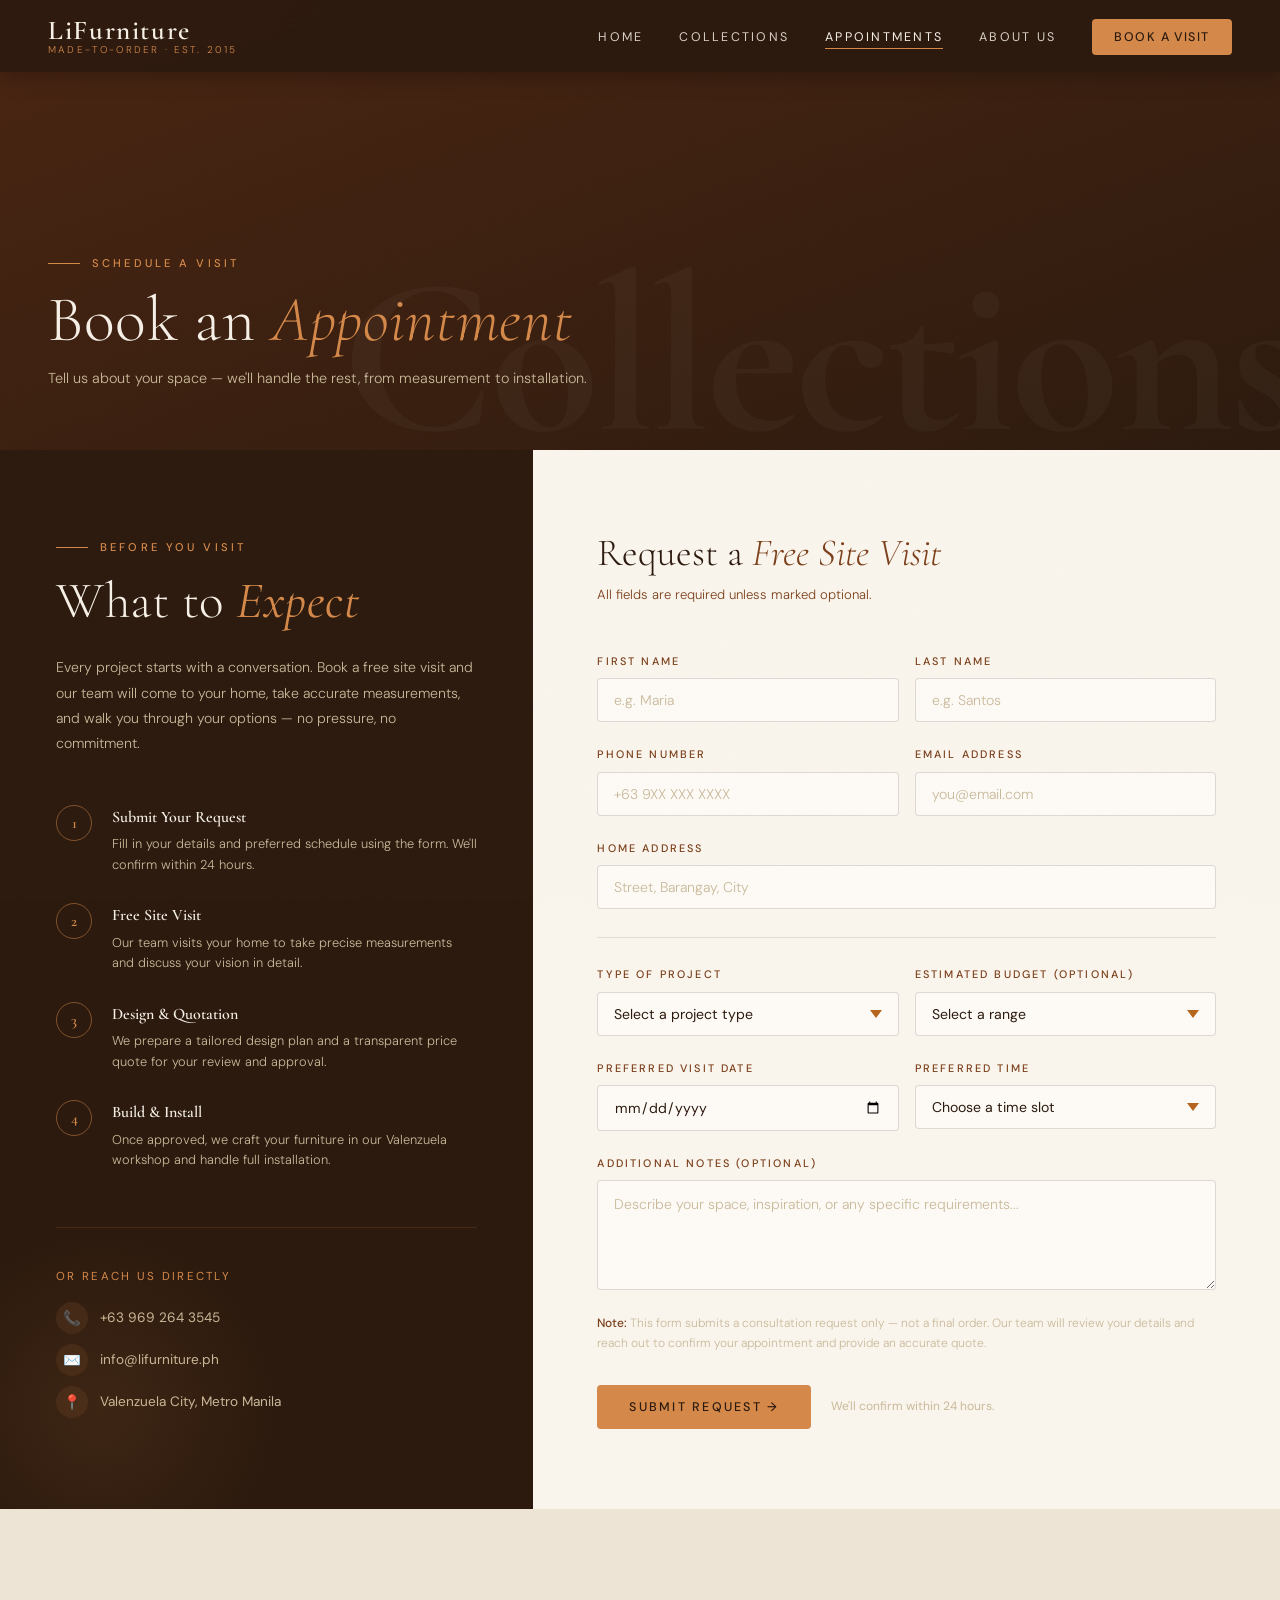
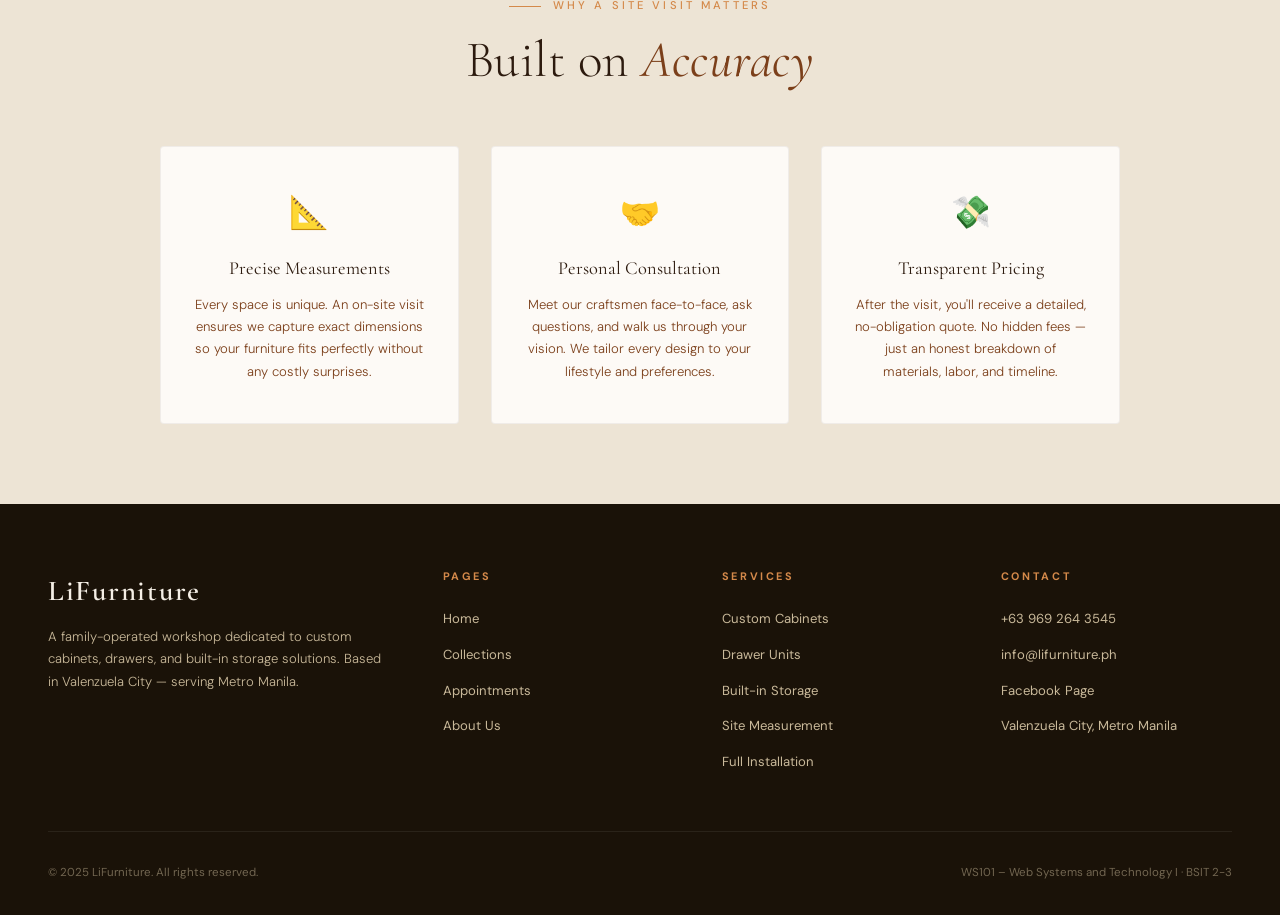
<file: appointments.html>
<!DOCTYPE html>
<html lang="en">
<head>
  <meta charset="UTF-8" />
  <meta name="viewport" content="width=device-width, initial-scale=1.0" />
  <title>Book an Appointment – LiFurniture</title>
  <link rel="stylesheet" href="style.css" />
  <style>
    /* ── Appointments page-specific styles ── */

    .appt-layout {
      display: grid;
      grid-template-columns: 1fr 1.4fr;
      gap: 0;
      min-height: 80vh;
    }

    /* ── Left panel ── */
    .appt-info {
      background: var(--walnut);
      padding: 80px 56px;
      position: relative;
      overflow: hidden;
    }

    .appt-info::before {
      content: '';
      position: absolute;
      bottom: -80px; left: -80px;
      width: 360px; height: 360px;
      border-radius: 50%;
      background: radial-gradient(circle, rgba(212,137,74,0.1) 0%, transparent 70%);
      pointer-events: none;
    }

    .appt-info .section-label { color: var(--honey); }

    .appt-info .section-title {
      color: var(--cream);
      margin-bottom: 24px;
    }
    .appt-info .section-title em { color: var(--honey); }

    .appt-intro {
      font-size: 0.88rem;
      color: var(--mist);
      line-height: 1.8;
      font-weight: 300;
      margin-bottom: 48px;
    }

    .appt-steps {
      display: flex;
      flex-direction: column;
      gap: 28px;
    }

    .appt-step {
      display: flex;
      gap: 20px;
      align-items: flex-start;
    }

    .appt-step-num {
      width: 36px; height: 36px;
      border-radius: 50%;
      border: 1px solid rgba(212,137,74,0.5);
      display: flex; align-items: center; justify-content: center;
      font-family: var(--font-display);
      font-size: 0.95rem;
      font-weight: 600;
      color: var(--honey);
      flex-shrink: 0;
    }

    .appt-step-text h4 {
      font-family: var(--font-display);
      font-size: 1rem;
      font-weight: 600;
      color: var(--cream);
      margin-bottom: 4px;
    }

    .appt-step-text p {
      font-size: 0.8rem;
      color: var(--mist);
      line-height: 1.6;
      font-weight: 300;
    }

    .appt-contact-strip {
      margin-top: 56px;
      padding-top: 40px;
      border-top: 1px solid rgba(212,137,74,0.15);
    }

    .appt-contact-strip p {
      font-size: 0.72rem;
      letter-spacing: 0.2em;
      text-transform: uppercase;
      color: var(--honey);
      margin-bottom: 16px;
    }

    .contact-links {
      display: flex;
      flex-direction: column;
      gap: 10px;
    }

    .contact-link {
      display: flex;
      align-items: center;
      gap: 12px;
      font-size: 0.85rem;
      color: var(--mist);
      transition: color var(--transition);
    }
    .contact-link:hover { color: var(--cream); }

    .contact-link .icon {
      width: 32px; height: 32px;
      background: rgba(212,137,74,0.1);
      border-radius: 50%;
      display: flex; align-items: center; justify-content: center;
      font-size: 0.9rem;
      flex-shrink: 0;
    }

    /* ── Right panel / Form ── */
    .appt-form-panel {
      background: var(--parchment);
      padding: 80px 64px;
    }

    .form-heading {
      margin-bottom: 48px;
    }

    .form-heading h2 {
      font-family: var(--font-display);
      font-size: clamp(1.6rem, 3vw, 2.4rem);
      font-weight: 300;
      color: var(--walnut);
      line-height: 1.2;
      margin-bottom: 8px;
    }

    .form-heading h2 em {
      font-style: italic;
      color: var(--cedar);
    }

    .form-heading p {
      font-size: 0.82rem;
      color: var(--cedar);
      font-weight: 300;
    }

    .appt-form {
      display: flex;
      flex-direction: column;
      gap: 24px;
    }

    .form-row {
      display: grid;
      grid-template-columns: 1fr 1fr;
      gap: 16px;
    }

    .form-group {
      display: flex;
      flex-direction: column;
      gap: 8px;
    }

    .form-group label {
      font-size: 0.68rem;
      letter-spacing: 0.2em;
      text-transform: uppercase;
      color: var(--cedar);
      font-weight: 500;
    }

    .form-group input,
    .form-group select,
    .form-group textarea {
      font-family: var(--font-body);
      font-size: 0.88rem;
      color: var(--walnut);
      background: var(--white);
      border: 1px solid rgba(44,26,14,0.15);
      border-radius: var(--radius);
      padding: 12px 16px;
      transition: border-color var(--transition), box-shadow var(--transition);
      outline: none;
      width: 100%;
    }

    .form-group input:focus,
    .form-group select:focus,
    .form-group textarea:focus {
      border-color: var(--honey);
      box-shadow: 0 0 0 3px rgba(212,137,74,0.12);
    }

    .form-group input::placeholder,
    .form-group textarea::placeholder {
      color: var(--mist);
      font-weight: 300;
    }

    .form-group select {
      appearance: none;
      cursor: pointer;
      background-image: url("data:image/svg+xml,%3Csvg xmlns='http://www.w3.org/2000/svg' width='12' height='8' viewBox='0 0 12 8'%3E%3Cpath fill='%23B5651D' d='M6 8L0 0h12z'/%3E%3C/svg%3E");
      background-repeat: no-repeat;
      background-position: right 16px center;
      padding-right: 40px;
    }

    .form-group textarea {
      resize: vertical;
      min-height: 110px;
      line-height: 1.6;
    }

    .form-divider {
      height: 1px;
      background: rgba(44,26,14,0.1);
      margin: 4px 0;
    }

    .form-note {
      font-size: 0.75rem;
      color: var(--mist);
      line-height: 1.6;
      font-weight: 300;
    }

    .form-note strong {
      color: var(--cedar);
      font-weight: 500;
    }

    .form-submit-row {
      display: flex;
      align-items: center;
      gap: 20px;
      flex-wrap: wrap;
      margin-top: 8px;
    }

    .form-success {
      display: none;
      padding: 20px 24px;
      background: rgba(212,137,74,0.1);
      border: 1px solid rgba(212,137,74,0.3);
      border-radius: var(--radius);
      font-size: 0.85rem;
      color: var(--cedar);
      line-height: 1.6;
    }

    .form-success strong {
      display: block;
      font-family: var(--font-display);
      font-size: 1.1rem;
      color: var(--walnut);
      margin-bottom: 4px;
    }

    /* ── Why Book section ── */
    .why-book {
      background: var(--linen);
      padding: 80px 48px;
    }

    .why-book-inner {
      max-width: 960px;
      margin: 0 auto;
      text-align: center;
    }

    .why-book-inner .section-title {
      margin-bottom: 56px;
    }

    .perks-grid {
      display: grid;
      grid-template-columns: repeat(3, 1fr);
      gap: 32px;
    }

    .perk-card {
      background: var(--white);
      border-radius: var(--radius);
      padding: 40px 32px;
      border: 1px solid rgba(44,26,14,0.06);
      transition: transform var(--transition), box-shadow var(--transition);
    }

    .perk-card:hover {
      transform: translateY(-4px);
      box-shadow: 0 16px 40px rgba(44,26,14,0.1);
    }

    .perk-icon {
      font-size: 2rem;
      margin-bottom: 16px;
    }

    .perk-card h3 {
      font-family: var(--font-display);
      font-size: 1.15rem;
      font-weight: 400;
      color: var(--walnut);
      margin-bottom: 10px;
    }

    .perk-card p {
      font-size: 0.82rem;
      color: var(--cedar);
      line-height: 1.7;
      font-weight: 300;
    }

    /* ── Responsive ── */
    @media (max-width: 1024px) {
      .appt-layout { grid-template-columns: 1fr; }
      .appt-form-panel { padding: 64px 48px; }
      .perks-grid { grid-template-columns: 1fr 1fr; }
    }

    @media (max-width: 768px) {
      .appt-info { padding: 56px 24px; }
      .appt-form-panel { padding: 56px 24px; }
      .form-row { grid-template-columns: 1fr; }
      .perks-grid { grid-template-columns: 1fr; }
      .why-book { padding: 56px 24px; }
    }
  </style>
</head>
<body>

  <!-- ══════════════════════════════════════════════
       NAVIGATION
  ══════════════════════════════════════════════ -->
  <nav class="nav scrolled" id="mainNav">
    <a href="index.html" class="nav-logo">
      <span class="wordmark">LiFurniture</span>
      <span class="tagline">Made-to-Order · Est. 2015</span>
    </a>

    <ul class="nav-links" id="navLinks">
      <li><a href="index.html">Home</a></li>
      <li><a href="collections.html">Collections</a></li>
      <li><a href="appointments.html" class="active">Appointments</a></li>
      <li><a href="about.html">About Us</a></li>
      <li><a href="appointments.html" class="nav-cta">Book a Visit</a></li>
    </ul>

    <button class="nav-toggle" id="navToggle" aria-label="Toggle menu">
      <span></span><span></span><span></span>
    </button>
  </nav>

  <!-- ══════════════════════════════════════════════
       PAGE HERO
  ══════════════════════════════════════════════ -->
  <section class="page-hero" style="padding-top: var(--nav-h);">
    <div class="page-hero-content">
      <span class="section-label" style="color: var(--honey); margin-bottom: 12px;">Schedule a Visit</span>
      <h1 class="page-hero-title">Book an <em>Appointment</em></h1>
      <p class="page-hero-sub">Tell us about your space — we'll handle the rest, from measurement to installation.</p>
    </div>
  </section>

  <!-- ══════════════════════════════════════════════
       MAIN LAYOUT: Info + Form
  ══════════════════════════════════════════════ -->
  <div class="appt-layout">

    <!-- Left: Info Panel -->
    <div class="appt-info">
      <span class="section-label">Before You Visit</span>
      <h2 class="section-title">What to <em>Expect</em></h2>
      <p class="appt-intro">
        Every project starts with a conversation. Book a free site visit and our team will come to your home, take accurate measurements, and walk you through your options — no pressure, no commitment.
      </p>

      <div class="appt-steps">
        <div class="appt-step">
          <div class="appt-step-num">1</div>
          <div class="appt-step-text">
            <h4>Submit Your Request</h4>
            <p>Fill in your details and preferred schedule using the form. We'll confirm within 24 hours.</p>
          </div>
        </div>
        <div class="appt-step">
          <div class="appt-step-num">2</div>
          <div class="appt-step-text">
            <h4>Free Site Visit</h4>
            <p>Our team visits your home to take precise measurements and discuss your vision in detail.</p>
          </div>
        </div>
        <div class="appt-step">
          <div class="appt-step-num">3</div>
          <div class="appt-step-text">
            <h4>Design & Quotation</h4>
            <p>We prepare a tailored design plan and a transparent price quote for your review and approval.</p>
          </div>
        </div>
        <div class="appt-step">
          <div class="appt-step-num">4</div>
          <div class="appt-step-text">
            <h4>Build & Install</h4>
            <p>Once approved, we craft your furniture in our Valenzuela workshop and handle full installation.</p>
          </div>
        </div>
      </div>

      <div class="appt-contact-strip">
        <p>Or reach us directly</p>
        <div class="contact-links">
          <a href="tel:+639692643545" class="contact-link">
            <span class="icon">📞</span>
            <span>+63 969 264 3545</span>
          </a>
          <a href="mailto:info@lifurniture.ph" class="contact-link">
            <span class="icon">✉️</span>
            <span>info@lifurniture.ph</span>
          </a>
          <a href="#" class="contact-link">
            <span class="icon">📍</span>
            <span>Valenzuela City, Metro Manila</span>
          </a>
        </div>
      </div>
    </div>

    <!-- Right: Form Panel -->
    <div class="appt-form-panel">
      <div class="form-heading">
        <h2>Request a <em>Free Site Visit</em></h2>
        <p>All fields are required unless marked optional.</p>
      </div>

      <form class="appt-form" id="apptForm" novalidate>

        <div class="form-row">
          <div class="form-group">
            <label for="firstName">First Name</label>
            <input type="text" id="firstName" name="firstName" placeholder="e.g. Maria" required />
          </div>
          <div class="form-group">
            <label for="lastName">Last Name</label>
            <input type="text" id="lastName" name="lastName" placeholder="e.g. Santos" required />
          </div>
        </div>

        <div class="form-row">
          <div class="form-group">
            <label for="phone">Phone Number</label>
            <input type="tel" id="phone" name="phone" placeholder="+63 9XX XXX XXXX" required />
          </div>
          <div class="form-group">
            <label for="email">Email Address</label>
            <input type="email" id="email" name="email" placeholder="you@email.com" required />
          </div>
        </div>

        <div class="form-group">
          <label for="address">Home Address</label>
          <input type="text" id="address" name="address" placeholder="Street, Barangay, City" required />
        </div>

        <div class="form-divider"></div>

        <div class="form-row">
          <div class="form-group">
            <label for="service">Type of Project</label>
            <select id="service" name="service" required>
              <option value="" disabled selected>Select a project type</option>
              <option value="cabinets">Custom Cabinets</option>
              <option value="drawers">Drawer Units</option>
              <option value="storage">Built-in Storage</option>
              <option value="kitchen">Kitchen Cabinets</option>
              <option value="combo">Multiple / Combination</option>
              <option value="other">Other (describe below)</option>
            </select>
          </div>
          <div class="form-group">
            <label for="budget">Estimated Budget (Optional)</label>
            <select id="budget" name="budget">
              <option value="" disabled selected>Select a range</option>
              <option value="below10k">Below ₱10,000</option>
              <option value="10k-30k">₱10,000 – ₱30,000</option>
              <option value="30k-60k">₱30,000 – ₱60,000</option>
              <option value="60k-100k">₱60,000 – ₱100,000</option>
              <option value="above100k">Above ₱100,000</option>
            </select>
          </div>
        </div>

        <div class="form-row">
          <div class="form-group">
            <label for="prefDate">Preferred Visit Date</label>
            <input type="date" id="prefDate" name="prefDate" required />
          </div>
          <div class="form-group">
            <label for="prefTime">Preferred Time</label>
            <select id="prefTime" name="prefTime" required>
              <option value="" disabled selected>Choose a time slot</option>
              <option value="morning">Morning (8:00 AM – 12:00 PM)</option>
              <option value="afternoon">Afternoon (1:00 PM – 5:00 PM)</option>
            </select>
          </div>
        </div>

        <div class="form-group">
          <label for="notes">Additional Notes (Optional)</label>
          <textarea id="notes" name="notes" placeholder="Describe your space, inspiration, or any specific requirements..."></textarea>
        </div>

        <p class="form-note">
          <strong>Note:</strong> This form submits a consultation request only — not a final order. Our team will review your details and reach out to confirm your appointment and provide an accurate quote.
        </p>

        <div class="form-submit-row">
          <button type="submit" class="btn btn-primary">Submit Request →</button>
          <span style="font-size:0.75rem; color: var(--mist);">We'll confirm within 24 hours.</span>
        </div>

        <!-- Success message (shown after submit) -->
        <div class="form-success" id="formSuccess">
          <strong>Request Received!</strong>
          Thank you! We've received your appointment request and will get in touch within 24 hours to confirm your schedule. Looking forward to working with you.
        </div>

      </form>
    </div>
  </div>

  <!-- ══════════════════════════════════════════════
       WHY BOOK A VISIT
  ══════════════════════════════════════════════ -->
  <section class="why-book">
    <div class="why-book-inner">
      <span class="section-label" style="justify-content: center;">Why a Site Visit Matters</span>
      <h2 class="section-title">Built on <em>Accuracy</em></h2>
      <div class="perks-grid">
        <div class="perk-card">
          <div class="perk-icon">📐</div>
          <h3>Precise Measurements</h3>
          <p>Every space is unique. An on-site visit ensures we capture exact dimensions so your furniture fits perfectly without any costly surprises.</p>
        </div>
        <div class="perk-card">
          <div class="perk-icon">🤝</div>
          <h3>Personal Consultation</h3>
          <p>Meet our craftsmen face-to-face, ask questions, and walk us through your vision. We tailor every design to your lifestyle and preferences.</p>
        </div>
        <div class="perk-card">
          <div class="perk-icon">💸</div>
          <h3>Transparent Pricing</h3>
          <p>After the visit, you'll receive a detailed, no-obligation quote. No hidden fees — just an honest breakdown of materials, labor, and timeline.</p>
        </div>
      </div>
    </div>
  </section>

  <!-- ══════════════════════════════════════════════
       FOOTER
  ══════════════════════════════════════════════ -->
  <footer class="footer">
    <div class="footer-top">
      <div class="footer-brand">
        <div class="wordmark">LiFurniture</div>
        <p>A family-operated workshop dedicated to custom cabinets, drawers, and built-in storage solutions. Based in Valenzuela City — serving Metro Manila.</p>
      </div>
      <div class="footer-col">
        <h4>Pages</h4>
        <ul>
          <li><a href="index.html">Home</a></li>
          <li><a href="collections.html">Collections</a></li>
          <li><a href="appointments.html">Appointments</a></li>
          <li><a href="about.html">About Us</a></li>
        </ul>
      </div>
      <div class="footer-col">
        <h4>Services</h4>
        <ul>
          <li><a href="#">Custom Cabinets</a></li>
          <li><a href="#">Drawer Units</a></li>
          <li><a href="#">Built-in Storage</a></li>
          <li><a href="#">Site Measurement</a></li>
          <li><a href="#">Full Installation</a></li>
        </ul>
      </div>
      <div class="footer-col">
        <h4>Contact</h4>
        <ul>
          <li><a href="tel:+639692643545">+63 969 264 3545</a></li>
          <li><a href="mailto:info@lifurniture.ph">info@lifurniture.ph</a></li>
          <li><a href="#">Facebook Page</a></li>
          <li><a href="#">Valenzuela City, Metro Manila</a></li>
        </ul>
      </div>
    </div>
    <div class="footer-bottom">
      <span>© 2025 LiFurniture. All rights reserved.</span>
      <span>WS101 – Web Systems and Technology I · BSIT 2-3</span>
    </div>
  </footer>

  <script>
    // ── Navbar ──
    const nav = document.getElementById('mainNav');
    window.addEventListener('scroll', () => {
      nav.classList.toggle('scrolled', window.scrollY > 40);
      if (window.scrollY <= 40) nav.classList.add('scrolled');
    });
    document.getElementById('navToggle').addEventListener('click', () => {
      document.getElementById('navLinks').classList.toggle('open');
    });

    // ── Set min date to today ──
    const dateInput = document.getElementById('prefDate');
    const today = new Date().toISOString().split('T')[0];
    dateInput.setAttribute('min', today);

    // ── Form submission ──
    document.getElementById('apptForm').addEventListener('submit', function(e) {
      e.preventDefault();

      const btn = this.querySelector('button[type="submit"]');
      btn.textContent = 'Sending…';
      btn.disabled = true;

      // Simulate submission delay
      setTimeout(() => {
        document.getElementById('formSuccess').style.display = 'block';
        btn.style.display = 'none';
        this.querySelectorAll('input, select, textarea').forEach(el => el.disabled = true);
        document.getElementById('formSuccess').scrollIntoView({ behavior: 'smooth', block: 'nearest' });
      }, 900);
    });
  </script>
</body>
</html>
</file>
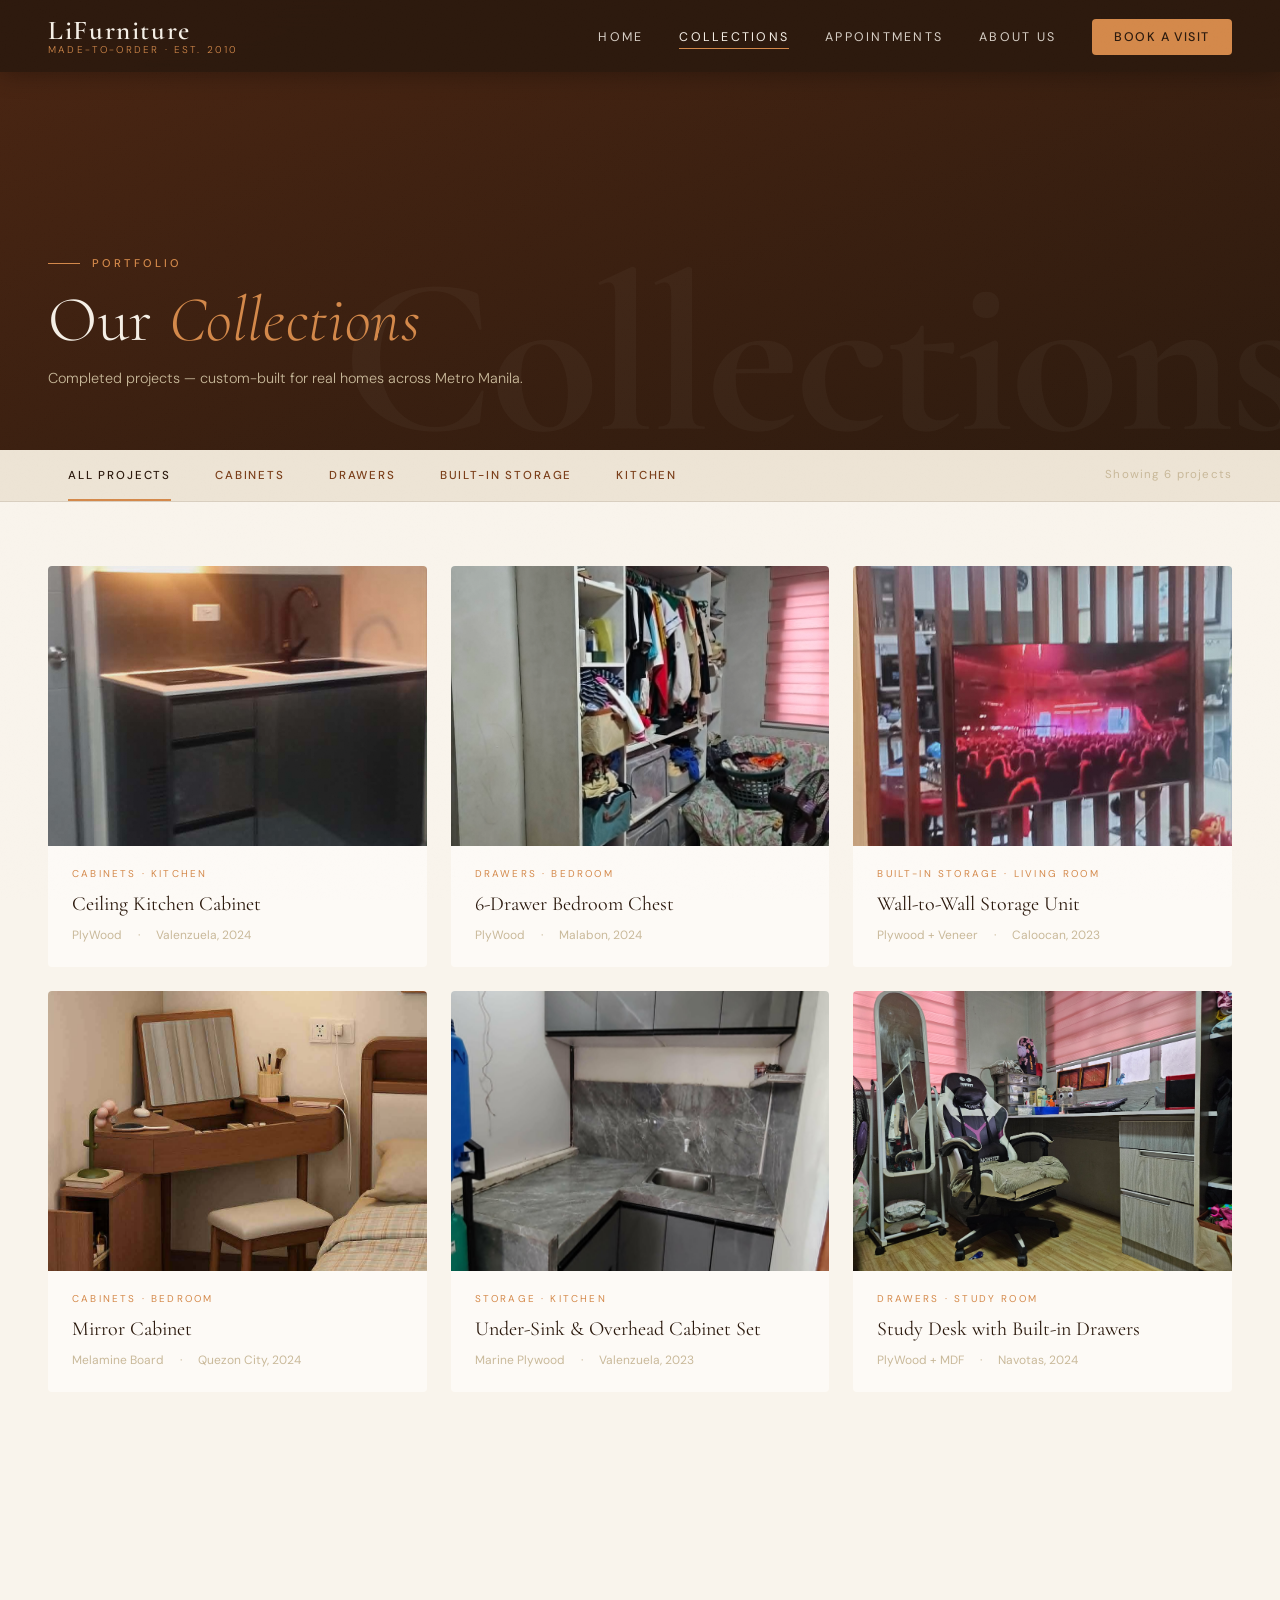
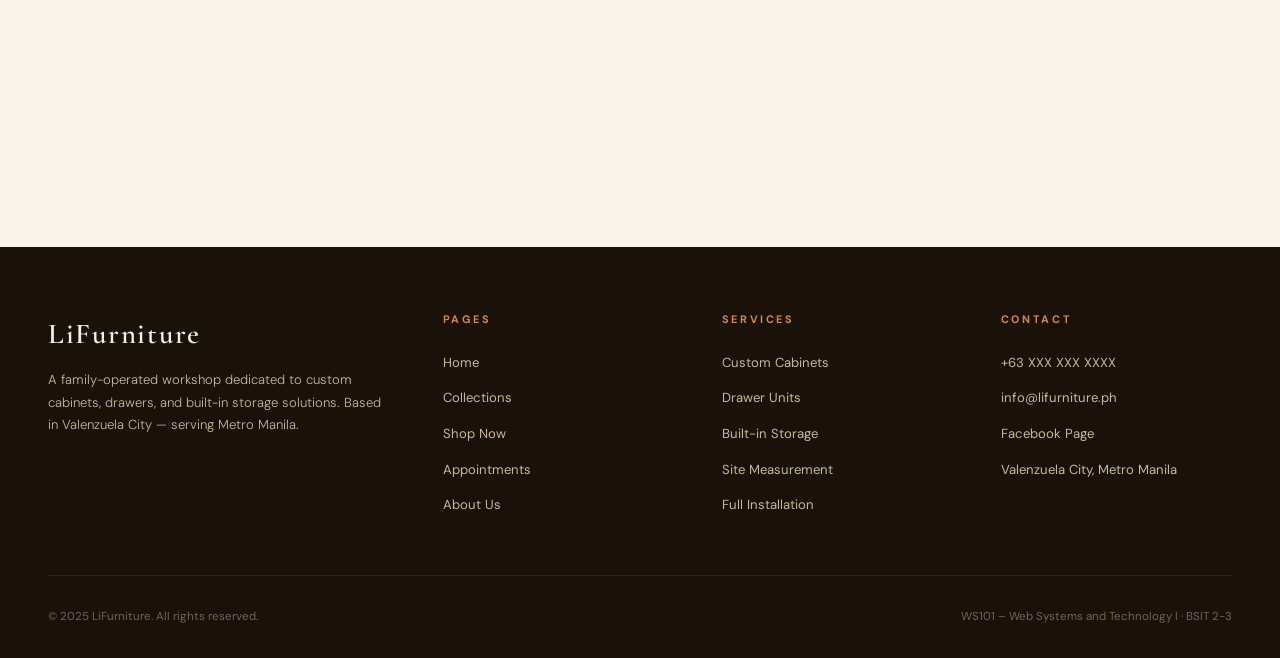
<file: collections.html>
<!DOCTYPE html>
<html lang="en">

<head>
  <meta charset="UTF-8" />
  <meta name="viewport" content="width=device-width, initial-scale=1.0" />
  <title>Collections – LiFurniture</title>
  <link rel="stylesheet" href="style.css" />
</head>

<body>

  <!-- ══════════════════════════════════════════════
       NAVIGATION
  ══════════════════════════════════════════════ -->
  <nav class="nav scrolled" id="mainNav">
    <a href="index.html" class="nav-logo">
      <span class="wordmark">LiFurniture</span>
      <span class="tagline">Made-to-Order · Est. 2010</span>
    </a>

    <ul class="nav-links" id="navLinks">
      <li><a href="index.html">Home</a></li>
      <li><a href="collections.html" class="active">Collections</a></li>
      <li><a href="appointments.html">Appointments</a></li>
      <li><a href="about.html">About Us</a></li>
      <li><a href="appointments.html" class="nav-cta">Book a Visit</a></li>
    </ul>

    <button class="nav-toggle" id="navToggle" aria-label="Toggle menu">
      <span></span><span></span><span></span>
    </button>
  </nav>

  <!-- ══════════════════════════════════════════════
       PAGE HERO
  ══════════════════════════════════════════════ -->
  <section class="page-hero" style="padding-top: var(--nav-h);">
    <div class="page-hero-content">
      <span class="section-label" style="color: var(--honey); margin-bottom: 12px;">Portfolio</span>
      <h1 class="page-hero-title">Our <em>Collections</em></h1>
      <p class="page-hero-sub">Completed projects — custom-built for real homes across Metro Manila.</p>
    </div>
  </section>

  <!-- ══════════════════════════════════════════════
       FILTER BAR
  ══════════════════════════════════════════════ -->
  <div class="filter-bar" id="filterBar">
    <button class="filter-btn active" data-filter="all">All Projects</button>
    <button class="filter-btn" data-filter="cabinets">Cabinets</button>
    <button class="filter-btn" data-filter="drawers">Drawers</button>
    <button class="filter-btn" data-filter="storage">Built-in Storage</button>
    <button class="filter-btn" data-filter="kitchen">Kitchen</button>
    <span class="filter-count" id="filterCount">Showing 6 projects</span>
  </div>

  <!-- ══════════════════════════════════════════════
       GALLERY
  ══════════════════════════════════════════════ -->
  <section class="gallery">
    <div class="gallery-grid" id="galleryGrid">

      <!-- Card 1 -->
      <article class="gallery-card gc-1" data-category="cabinets kitchen">
        <div class="img-wrap">
          <img src="33dd0f8a-387c-4479-ae5d-d6ad25624123.jpg" alt="Ceiling Kitchen Cabinet" />
          <div class="gallery-overlay">
            <span class="view-btn">View Details</span>
          </div>
        </div>
        <div class="card-info">
          <p class="cat">Cabinets · Kitchen</p>
          <h3>Ceiling Kitchen Cabinet</h3>
          <div class="meta">
            <span>PlyWood</span>
            <span>·</span>
            <span>Valenzuela, 2024</span>
          </div>
        </div>
      </article>

      <!-- Card 2 -->
      <article class="gallery-card gc-2" data-category="drawers">
        <div class="img-wrap">
          <img src="70354f5c-8db7-4c45-8dd9-b9d88ff8075f.jpg" alt="6-Drawer Bedroom Chest" />
          <div class="gallery-overlay">
            <span class="view-btn">View Details</span>
          </div>
        </div>
        <div class="card-info">
          <p class="cat">Drawers · Bedroom</p>
          <h3>6-Drawer Bedroom Chest</h3>
          <div class="meta">
            <span>PlyWood</span>
            <span>·</span>
            <span>Malabon, 2024</span>
          </div>
        </div>
      </article>

      <!-- Card 3 -->
      <article class="gallery-card gc-3" data-category="storage">
        <div class="img-wrap">
          <img src="5c4aa26d-959f-45e6-8246-509e73e20f30.jpg" alt="Built-in Storage · Living Room" />
          <div class="gallery-overlay">
            <span class="view-btn">View Details</span>
          </div>
        </div>
        <div class="card-info">
          <p class="cat">Built-in Storage · Living Room</p>
          <h3>Wall-to-Wall Storage Unit</h3>
          <div class="meta">
            <span>Plywood + Veneer</span>
            <span>·</span>
            <span>Caloocan, 2023</span>
          </div>
        </div>
      </article>

      <!-- Card 4 -->
      <article class="gallery-card gc-4" data-category="cabinets">
        <div class="img-wrap">
          <img src="ec2652f1-b796-443e-ad25-e1d173b7f772.jpg" alt="Mirror Cabinet" />
          <div class="gallery-overlay">
            <span class="view-btn">View Details</span>
          </div>
        </div>
        <div class="card-info">
          <p class="cat">Cabinets · Bedroom</p>
          <h3>Mirror Cabinet</h3>
          <div class="meta">
            <span>Melamine Board</span>
            <span>·</span>
            <span>Quezon City, 2024</span>
          </div>
        </div>
      </article>

      <!-- Card 5 -->
      <article class="gallery-card gc-5" data-category="storage kitchen">
        <div class="img-wrap">
          <img src="2547a7b6-df1c-4cab-927e-950313666a46.jpg" alt="Under-Sink & Overhead Cabinet Set" />
          <!-- 👈 HERE -->
          <div class="gallery-overlay">
            <span class="view-btn">View Details</span>
          </div>
        </div>

        <div class="card-info"> <!-- card-info is OUTSIDE img-wrap, so don't put it here -->
          <p class="cat">Storage · Kitchen</p>
          <h3>Under-Sink & Overhead Cabinet Set</h3>
          <div class="meta">
            <span>Marine Plywood</span>
            <span>·</span>
            <span>Valenzuela, 2023</span>
          </div>
        </div>
      </article>

      <!-- Card 6 -->
      <article class="gallery-card gc-6" data-category="drawers storage">
        <div class="img-wrap">
          <img src="20260515_171617.jpg" alt="Study Desk with Built-in Drawers" />
          <div class="gallery-overlay">
            <span class="view-btn">View Details</span>
          </div>
        </div>
        <div class="card-info">
          <p class="cat">Drawers · Study Room</p>
          <h3>Study Desk with Built-in Drawers</h3>
          <div class="meta">
            <span>PlyWood + MDF</span>
            <span>·</span>
            <span>Navotas, 2024</span>
          </div>
        </div>
      </article>

    </div>

    <!-- Empty state (hidden by default) -->
    <div id="emptyState" style="display:none; text-align:center; padding: 80px 0;">
      <p style="font-family: var(--font-display); font-size: 2rem; color: var(--mist);">No projects found.</p>
      <p style="color: var(--mist); margin-top: 8px; font-size: 0.85rem;">Try selecting a different category.</p>
    </div>
  </section>

  <!-- ══════════════════════════════════════════════
       CTA STRIP
  ══════════════════════════════════════════════ -->
  <section class="cta-banner" style="padding: 80px 48px;">
    <div class="cta-text">
      <span class="section-label">Inspired?</span>
      <h2 class="section-title" style="color: var(--cream);">
        Let's Build Something<br><em>Just for You</em>
      </h2>
      <p class="cta-sub">Book a free site visit and tell us what you have in mind.</p>
    </div>
    <a href="appointments.html" class="btn btn-primary" style="white-space: nowrap;">Book a Free Visit</a>
  </section>

  <!-- ══════════════════════════════════════════════
       FOOTER
  ══════════════════════════════════════════════ -->
  <footer class="footer">
    <div class="footer-top">
      <div class="footer-brand">
        <div class="wordmark">LiFurniture</div>
        <p>A family-operated workshop dedicated to custom cabinets, drawers, and built-in storage solutions. Based in
          Valenzuela City — serving Metro Manila.</p>
      </div>
      <div class="footer-col">
        <h4>Pages</h4>
        <ul>
          <li><a href="index.html">Home</a></li>
          <li><a href="collections.html">Collections</a></li>
          <li><a href="shop.html">Shop Now</a></li>
          <li><a href="appointments.html">Appointments</a></li>
          <li><a href="about.html">About Us</a></li>
        </ul>
      </div>
      <div class="footer-col">
        <h4>Services</h4>
        <ul>
          <li><a href="#">Custom Cabinets</a></li>
          <li><a href="#">Drawer Units</a></li>
          <li><a href="#">Built-in Storage</a></li>
          <li><a href="#">Site Measurement</a></li>
          <li><a href="#">Full Installation</a></li>
        </ul>
      </div>
      <div class="footer-col">
        <h4>Contact</h4>
        <ul>
          <li><a href="tel:+63XXXXXXXXX">+63 XXX XXX XXXX</a></li>
          <li><a href="mailto:info@lifurniture.ph">info@lifurniture.ph</a></li>
          <li><a href="#">Facebook Page</a></li>
          <li><a href="#">Valenzuela City, Metro Manila</a></li>
        </ul>
      </div>
    </div>
    <div class="footer-bottom">
      <span>© 2025 LiFurniture. All rights reserved.</span>
      <span>WS101 – Web Systems and Technology I · BSIT 2-3</span>
    </div>
  </footer>

  <script>
    // ── Navbar ──
    const nav = document.getElementById('mainNav');
    window.addEventListener('scroll', () => {
      nav.classList.toggle('scrolled', window.scrollY > 40);
      if (window.scrollY <= 40) nav.classList.add('scrolled'); // always dark on this page
    });

    document.getElementById('navToggle').addEventListener('click', () => {
      document.getElementById('navLinks').classList.toggle('open');
    });

    // ── Filter logic ──
    const filterBtns = document.querySelectorAll('.filter-btn');
    const cards = document.querySelectorAll('.gallery-card');
    const countEl = document.getElementById('filterCount');
    const emptyState = document.getElementById('emptyState');
    const grid = document.getElementById('galleryGrid');

    filterBtns.forEach(btn => {
      btn.addEventListener('click', () => {
        // Update active button
        filterBtns.forEach(b => b.classList.remove('active'));
        btn.classList.add('active');

        const filter = btn.dataset.filter;
        let visible = 0;

        cards.forEach((card, i) => {
          const cats = card.dataset.category;
          const show = filter === 'all' || cats.includes(filter);

          if (show) {
            card.style.display = '';
            card.style.animationDelay = (visible * 0.06) + 's';
            card.style.animation = 'none';
            void card.offsetWidth; // reflow
            card.style.animation = '';
            visible++;
          } else {
            card.style.display = 'none';
          }
        });

        countEl.textContent = `Showing ${visible} project${visible !== 1 ? 's' : ''}`;
        emptyState.style.display = visible === 0 ? 'block' : 'none';
        grid.style.display = visible === 0 ? 'none' : '';
      });
    });
  </script>
</body>

</html>
</file>
<file: style.css>
/* ============================================================
   LiFurniture – style.css
   Aesthetic: Warm craftsman luxury — dark walnut tones,
   cream accents, editorial typography, tactile textures
   ============================================================ */

@import url('https://fonts.googleapis.com/css2?family=Cormorant+Garamond:ital,wght@0,300;0,400;0,600;1,300;1,400&family=DM+Sans:wght@300;400;500&family=Playfair+Display:ital,wght@0,700;1,400&display=swap');

/* ── CSS Variables ── */
:root {
  --walnut:    #2C1A0E;
  --mahogany:  #4A2512;
  --cedar:     #7B3F1A;
  --oak:       #B5651D;
  --honey:     #D4894A;
  --cream:     #F5EFE6;
  --linen:     #EDE4D5;
  --parchment: #F9F4EC;
  --charcoal:  #1A1208;
  --mist:      #C9B99A;
  --white:     #FDFAF6;

  --font-display: 'Cormorant Garamond', Georgia, serif;
  --font-body:    'DM Sans', sans-serif;
  --font-accent:  'Playfair Display', Georgia, serif;

  --nav-h: 72px;
  --radius: 4px;
  --transition: 0.35s cubic-bezier(0.4, 0, 0.2, 1);
}

/* ── Reset ── */
*, *::before, *::after { box-sizing: border-box; margin: 0; padding: 0; }

html { scroll-behavior: smooth; font-size: 16px; }

body {
  font-family: var(--font-body);
  background: var(--parchment);
  color: var(--walnut);
  line-height: 1.6;
  overflow-x: hidden;
}

img { display: block; width: 100%; height: 100%; object-fit: cover; }
a { text-decoration: none; color: inherit; }
ul { list-style: none; }

/* ── Noise texture overlay ── */
body::before {
  content: '';
  position: fixed;
  inset: 0;
  background-image: url("data:image/svg+xml,%3Csvg xmlns='http://www.w3.org/2000/svg' width='300' height='300'%3E%3Cfilter id='n'%3E%3CfeTurbulence type='fractalNoise' baseFrequency='0.75' numOctaves='4' stitchTiles='stitch'/%3E%3C/filter%3E%3Crect width='300' height='300' filter='url(%23n)' opacity='0.03'/%3E%3C/svg%3E");
  pointer-events: none;
  z-index: 9999;
  opacity: 0.5;
}

/* ============================================================
   NAVIGATION
   ============================================================ */
.nav {
  position: fixed;
  top: 0; left: 0; right: 0;
  height: var(--nav-h);
  display: flex;
  align-items: center;
  justify-content: space-between;
  padding: 0 48px;
  z-index: 100;
  transition: background var(--transition), box-shadow var(--transition);
}

.nav.scrolled {
  background: rgba(44, 26, 14, 0.96);
  backdrop-filter: blur(12px);
  box-shadow: 0 2px 24px rgba(0,0,0,0.3);
}

.nav-logo {
  display: flex;
  flex-direction: column;
  line-height: 1;
}

.nav-logo .wordmark {
  font-family: var(--font-display);
  font-size: 1.7rem;
  font-weight: 600;
  letter-spacing: 0.06em;
  color: var(--cream);
}

.nav-logo .tagline {
  font-size: 0.62rem;
  letter-spacing: 0.22em;
  text-transform: uppercase;
  color: var(--honey);
  font-weight: 300;
}

.nav-links {
  display: flex;
  gap: 36px;
  align-items: center;
}

.nav-links a {
  font-size: 0.78rem;
  letter-spacing: 0.18em;
  text-transform: uppercase;
  color: var(--cream);
  font-weight: 400;
  position: relative;
  padding-bottom: 4px;
  opacity: 0.85;
  transition: opacity var(--transition);
}

.nav-links a::after {
  content: '';
  position: absolute;
  bottom: 0; left: 0;
  width: 0; height: 1px;
  background: var(--honey);
  transition: width var(--transition);
}

.nav-links a:hover { opacity: 1; }
.nav-links a:hover::after { width: 100%; }
.nav-links a.active { opacity: 1; }
.nav-links a.active::after { width: 100%; }

.nav-cta {
  background: var(--honey) !important;
  color: var(--walnut) !important;
  padding: 10px 22px !important;
  font-weight: 500 !important;
  opacity: 1 !important;
  letter-spacing: 0.12em !important;
  border-radius: var(--radius);
  transition: background var(--transition) !important;
}

.nav-cta::after { display: none !important; }
.nav-cta:hover { background: var(--oak) !important; color: var(--white) !important; }

/* Mobile hamburger */
.nav-toggle {
  display: none;
  flex-direction: column;
  gap: 5px;
  cursor: pointer;
  padding: 4px;
}
.nav-toggle span {
  display: block;
  width: 24px; height: 2px;
  background: var(--cream);
  transition: var(--transition);
}

/* ============================================================
   BUTTONS
   ============================================================ */
.btn {
  display: inline-flex;
  align-items: center;
  gap: 8px;
  font-family: var(--font-body);
  font-size: 0.78rem;
  font-weight: 500;
  letter-spacing: 0.18em;
  text-transform: uppercase;
  padding: 14px 32px;
  border-radius: var(--radius);
  cursor: pointer;
  transition: var(--transition);
  border: none;
}

.btn-primary {
  background: var(--honey);
  color: var(--walnut);
}
.btn-primary:hover {
  background: var(--oak);
  color: var(--white);
  transform: translateY(-2px);
  box-shadow: 0 8px 24px rgba(74, 37, 18, 0.3);
}

.btn-outline {
  background: transparent;
  color: var(--cream);
  border: 1px solid rgba(245, 239, 230, 0.5);
}
.btn-outline:hover {
  background: rgba(245, 239, 230, 0.1);
  border-color: var(--cream);
  transform: translateY(-2px);
}

.btn-dark {
  background: var(--walnut);
  color: var(--cream);
}
.btn-dark:hover {
  background: var(--mahogany);
  transform: translateY(-2px);
  box-shadow: 0 8px 24px rgba(44, 26, 14, 0.3);
}

/* ============================================================
   SECTION LABELS
   ============================================================ */
.section-label {
  display: inline-flex;
  align-items: center;
  gap: 12px;
  font-size: 0.7rem;
  letter-spacing: 0.28em;
  text-transform: uppercase;
  color: var(--honey);
  font-weight: 500;
  margin-bottom: 16px;
}

.section-label::before {
  content: '';
  display: block;
  width: 32px; height: 1px;
  background: var(--honey);
}

.section-title {
  font-family: var(--font-display);
  font-size: clamp(2rem, 4vw, 3.2rem);
  font-weight: 300;
  line-height: 1.15;
  color: var(--walnut);
  letter-spacing: 0.01em;
}

.section-title em {
  font-style: italic;
  font-weight: 400;
  color: var(--cedar);
}

/* ============================================================
   HOMEPAGE – HERO
   ============================================================ */
.hero {
  position: relative;
  height: 100vh;
  min-height: 640px;
  display: flex;
  align-items: flex-end;
  padding: 0 48px 72px;
  overflow: hidden;
}

.hero-bg {
  position: absolute;
  inset: 0;
  background:
    linear-gradient(to top, rgba(26,18,8,0.85) 0%, rgba(26,18,8,0.35) 50%, rgba(26,18,8,0.2) 100%),
    linear-gradient(135deg, #3D2010 0%, #6B3520 30%, #8B5030 60%, #5A2D15 100%);
  z-index: 0;
}

/* Wood grain SVG pattern */
.hero-bg::after {
  content: '';
  position: absolute;
  inset: 0;
  background-image: repeating-linear-gradient(
    92deg,
    transparent 0px,
    transparent 18px,
    rgba(255,255,255,0.015) 18px,
    rgba(255,255,255,0.015) 19px
  ),
  repeating-linear-gradient(
    178deg,
    transparent 0px,
    transparent 60px,
    rgba(0,0,0,0.04) 60px,
    rgba(0,0,0,0.04) 62px
  );
}

.hero-badge {
  position: absolute;
  top: 120px; right: 72px;
  width: 110px; height: 110px;
  border: 1px solid rgba(212, 137, 74, 0.6);
  border-radius: 50%;
  display: flex;
  flex-direction: column;
  align-items: center;
  justify-content: center;
  text-align: center;
  animation: rotateBadge 20s linear infinite;
}

.hero-badge .badge-inner {
  display: flex;
  flex-direction: column;
  align-items: center;
}

.hero-badge .badge-num {
  font-family: var(--font-display);
  font-size: 1.8rem;
  font-weight: 600;
  color: var(--honey);
  line-height: 1;
}

.hero-badge .badge-text {
  font-size: 0.55rem;
  letter-spacing: 0.2em;
  text-transform: uppercase;
  color: var(--mist);
  line-height: 1.4;
  text-align: center;
}

@keyframes rotateBadge {
  from { transform: rotate(0deg); }
  to { transform: rotate(360deg); }
}

/* Counter-rotate the inner content */
.hero-badge .badge-inner {
  animation: rotateBadge 20s linear infinite reverse;
}

.hero-content {
  position: relative;
  z-index: 1;
  max-width: 680px;
}

.hero-eyebrow {
  font-size: 0.68rem;
  letter-spacing: 0.3em;
  text-transform: uppercase;
  color: var(--honey);
  font-weight: 400;
  margin-bottom: 20px;
  opacity: 0;
  transform: translateY(20px);
  animation: fadeUp 0.8s 0.2s forwards;
}

.hero-title {
  font-family: var(--font-display);
  font-size: clamp(2.8rem, 6vw, 5.5rem);
  font-weight: 300;
  line-height: 1.08;
  color: var(--cream);
  letter-spacing: 0.01em;
  margin-bottom: 24px;
  opacity: 0;
  transform: translateY(20px);
  animation: fadeUp 0.8s 0.4s forwards;
}

.hero-title em {
  font-style: italic;
  color: var(--honey);
}

.hero-sub {
  font-size: 0.95rem;
  color: var(--mist);
  font-weight: 300;
  max-width: 420px;
  margin-bottom: 40px;
  line-height: 1.7;
  opacity: 0;
  transform: translateY(20px);
  animation: fadeUp 0.8s 0.6s forwards;
}

.hero-actions {
  display: flex;
  gap: 16px;
  flex-wrap: wrap;
  opacity: 0;
  transform: translateY(20px);
  animation: fadeUp 0.8s 0.8s forwards;
}

/* Scroll indicator */
.hero-scroll {
  position: absolute;
  bottom: 32px;
  right: 48px;
  display: flex;
  align-items: center;
  gap: 10px;
  color: var(--mist);
  font-size: 0.65rem;
  letter-spacing: 0.2em;
  text-transform: uppercase;
  z-index: 1;
  opacity: 0;
  animation: fadeIn 1s 1.2s forwards;
}

.hero-scroll .scroll-line {
  width: 40px;
  height: 1px;
  background: var(--mist);
  position: relative;
  overflow: hidden;
}

.hero-scroll .scroll-line::after {
  content: '';
  position: absolute;
  top: 0; left: -100%;
  width: 100%; height: 100%;
  background: var(--honey);
  animation: scrollLine 1.8s 1.5s ease-in-out infinite;
}

@keyframes scrollLine {
  0% { left: -100%; }
  100% { left: 100%; }
}

/* ── Stats bar ── */
.hero-stats {
  position: absolute;
  right: 0;
  bottom: 0;
  display: flex;
  background: rgba(26,18,8,0.7);
  backdrop-filter: blur(8px);
  border-top: 1px solid rgba(212,137,74,0.2);
  z-index: 2;
}

.stat-item {
  padding: 20px 36px;
  text-align: center;
  border-left: 1px solid rgba(212,137,74,0.15);
}

.stat-num {
  font-family: var(--font-display);
  font-size: 2rem;
  font-weight: 600;
  color: var(--honey);
  line-height: 1;
}

.stat-label {
  font-size: 0.6rem;
  letter-spacing: 0.2em;
  text-transform: uppercase;
  color: var(--mist);
  margin-top: 4px;
}

/* ============================================================
   FEATURED PROJECTS
   ============================================================ */
.featured {
  padding: 100px 48px;
  background: var(--parchment);
}

.featured-header {
  display: flex;
  justify-content: space-between;
  align-items: flex-end;
  margin-bottom: 60px;
}

.featured-header .right {
  font-size: 0.8rem;
  color: var(--cedar);
  letter-spacing: 0.08em;
}

.projects-grid {
  display: grid;
  grid-template-columns: 1.4fr 1fr;
  grid-template-rows: auto auto;
  gap: 20px;
}

.project-card {
  position: relative;
  overflow: hidden;
  border-radius: var(--radius);
  cursor: pointer;
}

.project-card:first-child {
  grid-row: 1 / 3;
  min-height: 560px;
}

/* Support both real <img> and .card-img placeholder divs */
.project-card > img,
.project-card .card-img {
  width: 100%;
  height: 100%;
  min-height: 260px;
  object-fit: cover;
  display: block;
  transition: transform 0.6s cubic-bezier(0.4, 0, 0.2, 1);
}

.project-card:first-child > img,
.project-card:first-child .card-img {
  min-height: 560px;
}

/* Gradient fallback for .card-img divs */
.project-card:nth-child(1) .card-img {
  background: linear-gradient(160deg, #5C3317 0%, #3D2010 40%, #7B4520 70%, #4A2512 100%);
}
.project-card:nth-child(2) .card-img {
  background: linear-gradient(140deg, #8B5E3C 0%, #5A3520 50%, #3D2010 100%);
}
.project-card:nth-child(3) .card-img {
  background: linear-gradient(140deg, #6B4226 0%, #4A2C15 50%, #2C1A0E 100%);
}

.project-card:hover > img,
.project-card:hover .card-img { transform: scale(1.05); }

.card-overlay {
  position: absolute;
  bottom: 0; left: 0; right: 0;
  padding: 28px 28px 24px;
  background: linear-gradient(to top, rgba(26,18,8,0.92) 0%, transparent 100%);
  transform: translateY(8px);
  transition: transform var(--transition);
}

.project-card:hover .card-overlay { transform: translateY(0); }

.card-tag {
  font-size: 0.6rem;
  letter-spacing: 0.24em;
  text-transform: uppercase;
  color: var(--honey);
  margin-bottom: 6px;
}

.card-title {
  font-family: var(--font-display);
  font-size: 1.4rem;
  font-weight: 400;
  color: var(--cream);
  line-height: 1.2;
}

.card-detail {
  font-size: 0.78rem;
  color: var(--mist);
  margin-top: 6px;
  opacity: 0;
  transform: translateY(6px);
  transition: opacity var(--transition), transform var(--transition);
}

.project-card:hover .card-detail {
  opacity: 1;
  transform: translateY(0);
}

/* ============================================================
   WHY CHOOSE US
   ============================================================ */
.why-us {
  padding: 100px 48px;
  background: var(--walnut);
  position: relative;
  overflow: hidden;
}

.why-us::before {
  content: '';
  position: absolute;
  top: -60px; right: -60px;
  width: 400px; height: 400px;
  border-radius: 50%;
  background: radial-gradient(circle, rgba(212,137,74,0.08) 0%, transparent 70%);
}

.why-grid {
  display: grid;
  grid-template-columns: 1fr 2fr;
  gap: 80px;
  align-items: center;
}

.why-left .section-title { color: var(--cream); }
.why-left .section-title em { color: var(--honey); }

.why-desc {
  color: var(--mist);
  font-size: 0.9rem;
  line-height: 1.8;
  margin-top: 20px;
  font-weight: 300;
}

.why-cards {
  display: grid;
  grid-template-columns: 1fr 1fr;
  gap: 2px;
}

.why-card {
  padding: 40px 32px;
  background: rgba(255,255,255,0.03);
  border: 1px solid rgba(212,137,74,0.12);
  position: relative;
  transition: background var(--transition);
}

.why-card:hover { background: rgba(212,137,74,0.07); }

.why-icon {
  font-size: 1.8rem;
  margin-bottom: 16px;
}

.why-card h3 {
  font-family: var(--font-display);
  font-size: 1.2rem;
  font-weight: 400;
  color: var(--cream);
  margin-bottom: 10px;
}

.why-card p {
  font-size: 0.82rem;
  color: var(--mist);
  line-height: 1.7;
  font-weight: 300;
}

.why-card .card-num {
  position: absolute;
  top: 20px; right: 20px;
  font-family: var(--font-display);
  font-size: 2.5rem;
  font-weight: 300;
  color: rgba(212,137,74,0.12);
  line-height: 1;
}

/* ============================================================
   PROCESS STRIP
   ============================================================ */
.process {
  padding: 80px 48px;
  background: var(--linen);
  overflow: hidden;
}

.process-title {
  text-align: center;
  margin-bottom: 56px;
}

.process-steps {
  display: grid;
  grid-template-columns: repeat(4, 1fr);
  gap: 0;
  position: relative;
}

.process-steps::before {
  content: '';
  position: absolute;
  top: 24px;
  left: 12.5%; right: 12.5%;
  height: 1px;
  background: linear-gradient(to right, transparent, var(--honey), transparent);
}

.step {
  text-align: center;
  padding: 0 20px;
  position: relative;
}

.step-dot {
  width: 48px; height: 48px;
  border-radius: 50%;
  background: var(--walnut);
  border: 2px solid var(--honey);
  margin: 0 auto 20px;
  display: flex;
  align-items: center;
  justify-content: center;
  font-family: var(--font-display);
  font-size: 1.1rem;
  font-weight: 600;
  color: var(--honey);
  position: relative;
  z-index: 1;
}

.step h4 {
  font-family: var(--font-display);
  font-size: 1.05rem;
  font-weight: 600;
  color: var(--walnut);
  margin-bottom: 8px;
}

.step p {
  font-size: 0.8rem;
  color: var(--cedar);
  line-height: 1.6;
}

/* ============================================================
   CTA BANNER
   ============================================================ */
.cta-banner {
  padding: 100px 48px;
  background: linear-gradient(135deg, #3D2010 0%, #2C1A0E 60%, #4A2512 100%);
  display: flex;
  align-items: center;
  justify-content: space-between;
  gap: 40px;
  position: relative;
  overflow: hidden;
}

.cta-banner::before {
  content: 'LiFurniture';
  position: absolute;
  font-family: var(--font-display);
  font-size: 15rem;
  font-weight: 700;
  color: rgba(255,255,255,0.02);
  left: -20px;
  top: 50%;
  transform: translateY(-50%);
  pointer-events: none;
  white-space: nowrap;
  letter-spacing: -0.02em;
}

.cta-text .section-title { color: var(--cream); }
.cta-text .section-title em { color: var(--honey); }

.cta-sub {
  color: var(--mist);
  font-size: 0.9rem;
  margin-top: 12px;
  font-weight: 300;
}

/* ============================================================
   FOOTER
   ============================================================ */
.footer {
  background: var(--charcoal);
  padding: 64px 48px 32px;
  color: var(--mist);
}

.footer-top {
  display: grid;
  grid-template-columns: 1.5fr 1fr 1fr 1fr;
  gap: 48px;
  padding-bottom: 48px;
  border-bottom: 1px solid rgba(255,255,255,0.07);
  margin-bottom: 32px;
}

.footer-brand .wordmark {
  font-family: var(--font-display);
  font-size: 1.8rem;
  font-weight: 600;
  color: var(--cream);
  letter-spacing: 0.06em;
  margin-bottom: 12px;
}

.footer-brand p {
  font-size: 0.82rem;
  line-height: 1.7;
  color: var(--mist);
  font-weight: 300;
}

.footer-col h4 {
  font-size: 0.68rem;
  letter-spacing: 0.24em;
  text-transform: uppercase;
  color: var(--honey);
  margin-bottom: 20px;
}

.footer-col ul li {
  margin-bottom: 10px;
}

.footer-col ul li a {
  font-size: 0.82rem;
  color: var(--mist);
  transition: color var(--transition);
}

.footer-col ul li a:hover { color: var(--cream); }

.footer-bottom {
  display: flex;
  justify-content: space-between;
  align-items: center;
  font-size: 0.72rem;
  color: rgba(201, 185, 154, 0.5);
}

/* ============================================================
   COLLECTIONS PAGE – HERO
   ============================================================ */
.page-hero {
  height: 50vh;
  min-height: 360px;
  background: linear-gradient(160deg, #4A2512 0%, #2C1A0E 100%);
  display: flex;
  align-items: flex-end;
  padding: 0 48px 60px;
  position: relative;
  overflow: hidden;
}

.page-hero::before {
  content: 'Collections';
  position: absolute;
  font-family: var(--font-display);
  font-size: 14rem;
  font-weight: 700;
  color: rgba(255,255,255,0.03);
  right: -20px;
  bottom: -20px;
  pointer-events: none;
  line-height: 1;
  letter-spacing: -0.02em;
}

.page-hero-content { position: relative; z-index: 1; }

.page-hero-title {
  font-family: var(--font-display);
  font-size: clamp(2.5rem, 5vw, 4.5rem);
  font-weight: 300;
  color: var(--cream);
  letter-spacing: 0.01em;
  line-height: 1.1;
  opacity: 0;
  animation: fadeUp 0.8s 0.3s forwards;
}

.page-hero-title em { font-style: italic; color: var(--honey); }

.page-hero-sub {
  color: var(--mist);
  font-size: 0.9rem;
  margin-top: 12px;
  font-weight: 300;
  opacity: 0;
  animation: fadeUp 0.8s 0.5s forwards;
}

/* ============================================================
   COLLECTIONS – FILTER BAR
   ============================================================ */
.filter-bar {
  background: var(--linen);
  border-bottom: 1px solid rgba(44,26,14,0.1);
  padding: 0 48px;
  display: flex;
  align-items: center;
  gap: 4px;
  position: sticky;
  top: var(--nav-h);
  z-index: 50;
}

.filter-btn {
  font-family: var(--font-body);
  font-size: 0.72rem;
  letter-spacing: 0.16em;
  text-transform: uppercase;
  font-weight: 500;
  padding: 18px 20px;
  border: none;
  background: none;
  color: var(--cedar);
  cursor: pointer;
  position: relative;
  transition: color var(--transition);
}

.filter-btn::after {
  content: '';
  position: absolute;
  bottom: 0; left: 20px; right: 20px;
  height: 2px;
  background: var(--honey);
  transform: scaleX(0);
  transition: transform var(--transition);
}

.filter-btn:hover { color: var(--walnut); }
.filter-btn.active { color: var(--walnut); }
.filter-btn.active::after { transform: scaleX(1); }

.filter-count {
  margin-left: auto;
  font-size: 0.72rem;
  color: var(--mist);
  letter-spacing: 0.1em;
}

/* ============================================================
   COLLECTIONS – GALLERY GRID
   ============================================================ */
.gallery {
  padding: 64px 48px 100px;
}

.gallery-grid {
  display: grid;
  grid-template-columns: repeat(3, 1fr);
  gap: 24px;
}

.gallery-card {
  background: var(--white);
  border-radius: var(--radius);
  overflow: hidden;
  cursor: pointer;
  transition: transform var(--transition), box-shadow var(--transition);
  opacity: 0;
  animation: fadeUp 0.6s forwards;
}

.gallery-card:nth-child(1) { animation-delay: 0.05s; }
.gallery-card:nth-child(2) { animation-delay: 0.10s; }
.gallery-card:nth-child(3) { animation-delay: 0.15s; }
.gallery-card:nth-child(4) { animation-delay: 0.20s; }
.gallery-card:nth-child(5) { animation-delay: 0.25s; }
.gallery-card:nth-child(6) { animation-delay: 0.30s; }

.gallery-card:hover {
  transform: translateY(-6px);
  box-shadow: 0 20px 60px rgba(44,26,14,0.18);
}

.gallery-card .img-wrap {
  height: 280px;
  overflow: hidden;
  position: relative;
}

.gallery-card .img-wrap .img {
  transition: transform 0.6s cubic-bezier(0.4,0,0.2,1);
}

.gallery-card:hover .img-wrap .img { transform: scale(1.07); }

/* Unique gradient for each card */
.gc-1 .img { background: linear-gradient(140deg, #6B3A20 0%, #3D1E0A 50%, #5A2D15 100%); }
.gc-2 .img { background: linear-gradient(140deg, #4A2810 0%, #7B4020 50%, #3D1E0A 100%); }
.gc-3 .img { background: linear-gradient(140deg, #7B4520 0%, #4A2512 50%, #6B3515 100%); }
.gc-4 .img { background: linear-gradient(140deg, #5C3010 0%, #3D2008 60%, #7B4520 100%); }
.gc-5 .img { background: linear-gradient(140deg, #8B5030 0%, #5A2D15 50%, #3D1E0A 100%); }
.gc-6 .img { background: linear-gradient(140deg, #4A2810 0%, #6B3820 50%, #2C1A0E 100%); }

.gallery-overlay {
  position: absolute;
  inset: 0;
  background: rgba(26,18,8,0);
  display: flex;
  align-items: center;
  justify-content: center;
  transition: background var(--transition);
}

.gallery-card:hover .gallery-overlay {
  background: rgba(26,18,8,0.4);
}

.gallery-overlay .view-btn {
  background: var(--honey);
  color: var(--walnut);
  padding: 10px 24px;
  border-radius: var(--radius);
  font-size: 0.72rem;
  letter-spacing: 0.16em;
  text-transform: uppercase;
  font-weight: 500;
  opacity: 0;
  transform: translateY(10px);
  transition: opacity var(--transition), transform var(--transition);
}

.gallery-card:hover .gallery-overlay .view-btn {
  opacity: 1;
  transform: translateY(0);
}

.gallery-card .card-info {
  padding: 20px 24px 22px;
}

.card-info .cat {
  font-size: 0.62rem;
  letter-spacing: 0.22em;
  text-transform: uppercase;
  color: var(--honey);
  margin-bottom: 6px;
}

.card-info h3 {
  font-family: var(--font-display);
  font-size: 1.25rem;
  font-weight: 400;
  color: var(--walnut);
  margin-bottom: 6px;
}

.card-info .meta {
  display: flex;
  gap: 16px;
  font-size: 0.75rem;
  color: var(--mist);
}

/* ============================================================
   ANIMATIONS
   ============================================================ */
@keyframes fadeUp {
  from { opacity: 0; transform: translateY(24px); }
  to   { opacity: 1; transform: translateY(0); }
}

@keyframes fadeIn {
  from { opacity: 0; }
  to   { opacity: 1; }
}

/* ============================================================
   RESPONSIVE
   ============================================================ */
/* ============================================================
   TABLET (max 1024px)
   ============================================================ */
@media (max-width: 1024px) {
  .projects-grid { grid-template-columns: 1fr 1fr; }
  .project-card:first-child { grid-row: auto; min-height: auto; }
  .why-grid { grid-template-columns: 1fr; gap: 48px; }
  .footer-top { grid-template-columns: 1fr 1fr; }
  .gallery-grid { grid-template-columns: 1fr 1fr; }
}

/* ============================================================
   MOBILE (max 768px)
   ============================================================ */
@media (max-width: 768px) {
  :root { --nav-h: 60px; }

  /* ── Nav ── */
  .nav { padding: 0 20px; }
  .nav-links { display: none; }
  .nav-links.open {
    display: flex;
    flex-direction: column;
    position: fixed;
    top: var(--nav-h); left: 0; right: 0;
    background: rgba(26,18,8,0.98);
    backdrop-filter: blur(12px);
    padding: 28px 20px;
    gap: 20px;
    border-top: 1px solid rgba(212,137,74,0.2);
    z-index: 99;
  }
  .nav-links.open a { font-size: 0.9rem; padding: 4px 0; }
  .nav-links.open .nav-cta {
    text-align: center;
    padding: 12px 20px !important;
    margin-top: 4px;
  }
  .nav-toggle { display: flex; }

  /* ── Hero ── */
  .hero {
    padding: 0 20px 40px;
    min-height: 100svh; /* use svh to avoid mobile browser chrome issues */
    align-items: center;
    padding-top: var(--nav-h);
  }
  .hero-badge { display: none; }
  .hero-title { font-size: clamp(2.2rem, 9vw, 3.5rem); }
  .hero-sub { font-size: 0.88rem; }
  .hero-actions { flex-direction: column; gap: 12px; }
  .hero-actions .btn { width: 100%; justify-content: center; }

  /* Stats bar — stack under hero content, not absolutely positioned */
  .hero-stats {
    position: static;
    display: flex;
    flex-wrap: wrap;
    justify-content: center;
    background: rgba(26,18,8,0.7);
    backdrop-filter: blur(8px);
    border-top: 1px solid rgba(212,137,74,0.2);
    margin-top: 32px;
    width: 100%;
  }
  .stat-item { padding: 14px 20px; flex: 1; min-width: 90px; }
  .stat-num { font-size: 1.5rem; }

  .hero-scroll { display: none; }

  /* ── Sections padding ── */
  .featured,
  .why-us,
  .process,
  .cta-banner,
  .gallery { padding-left: 20px; padding-right: 20px; }
  .featured { padding-top: 64px; padding-bottom: 64px; }
  .why-us   { padding-top: 64px; padding-bottom: 64px; }
  .process  { padding-top: 64px; padding-bottom: 64px; }

  /* ── Featured projects ── */
  .featured-header { flex-direction: column; align-items: flex-start; gap: 8px; }
  .projects-grid { grid-template-columns: 1fr; gap: 16px; }
  .project-card { min-height: 260px; }
  .project-card img { height: 260px; object-fit: cover; }
  .project-card:first-child { min-height: 300px; }
  .project-card:first-child img { height: 300px; }
  /* Always show overlay info on mobile (no hover) */
  .card-overlay { transform: translateY(0) !important; }
  .card-detail { opacity: 1 !important; transform: none !important; }

  /* ── Why us ── */
  .why-grid { grid-template-columns: 1fr; gap: 40px; }
  .why-cards { grid-template-columns: 1fr; gap: 2px; }
  .why-card { padding: 28px 24px; }

  /* ── Process ── */
  .process-steps { grid-template-columns: 1fr 1fr; gap: 32px 16px; }
  .process-steps::before { display: none; }
  .step-dot { width: 40px; height: 40px; font-size: 1rem; }

  /* ── CTA banner ── */
  .cta-banner {
    flex-direction: column;
    text-align: center;
    padding: 64px 20px;
    gap: 28px;
  }
  .cta-banner > div { flex-direction: column; width: 100%; }
  .cta-banner .btn { width: 100%; justify-content: center; }

  /* ── Footer ── */
  .footer { padding: 48px 20px 28px; }
  .footer-top { grid-template-columns: 1fr; gap: 28px; margin-bottom: 24px; }
  .footer-bottom { flex-direction: column; gap: 6px; text-align: center; font-size: 0.65rem; }

  /* ── Page hero (inner pages) ── */
  .page-hero { padding: 0 20px 40px; min-height: 40vh; }
  .page-hero::before { font-size: 4rem; opacity: 0.5; }
  .page-hero-title { font-size: clamp(2rem, 8vw, 3.5rem); }

  /* ── Filter bar (collections) ── */
  .filter-bar {
    padding: 0 20px;
    gap: 0;
    overflow-x: auto;
    -webkit-overflow-scrolling: touch;
    scrollbar-width: none;
  }
  .filter-bar::-webkit-scrollbar { display: none; }
  .filter-btn { white-space: nowrap; padding: 16px 14px; font-size: 0.68rem; }
  .filter-count { white-space: nowrap; padding-left: 12px; }

  /* ── Gallery grid (collections) ── */
  .gallery { padding-top: 32px; padding-bottom: 64px; }
  .gallery-grid { grid-template-columns: 1fr; gap: 16px; }
  .gallery-card .img-wrap { height: 240px; }
  /* Always show overlay on mobile */
  .gallery-overlay { background: rgba(26,18,8,0.3) !important; }
  .gallery-overlay .view-btn { opacity: 1 !important; transform: none !important; }

  /* ── Buttons ── */
  .btn { padding: 13px 24px; font-size: 0.76rem; }
}

/* ============================================================
   SMALL PHONES (max 400px)
   ============================================================ */
@media (max-width: 400px) {
  .hero-title { font-size: 2rem; }
  .stat-item { padding: 12px 12px; }
  .stat-num { font-size: 1.3rem; }
  .process-steps { grid-template-columns: 1fr; }
  .why-card .card-num { display: none; }
  .filter-btn { padding: 14px 10px; font-size: 0.62rem; }
}
</file>
